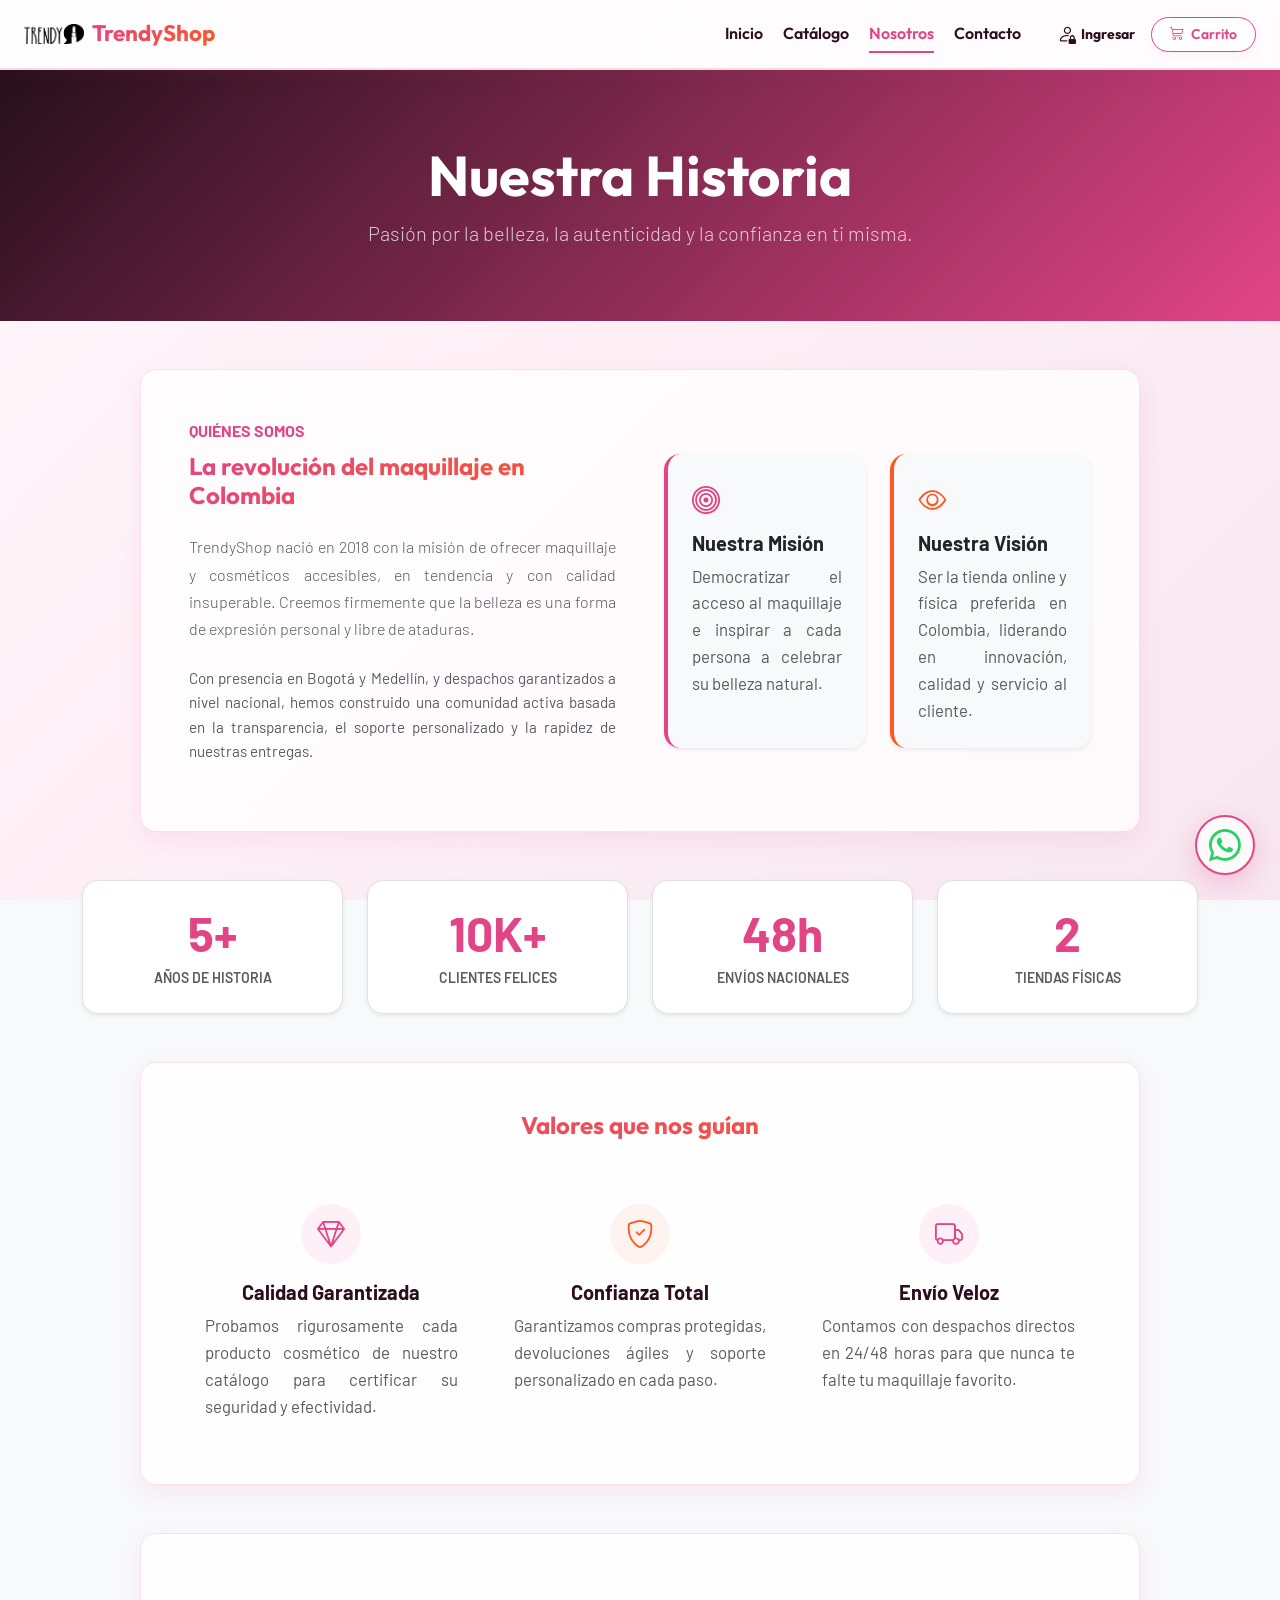
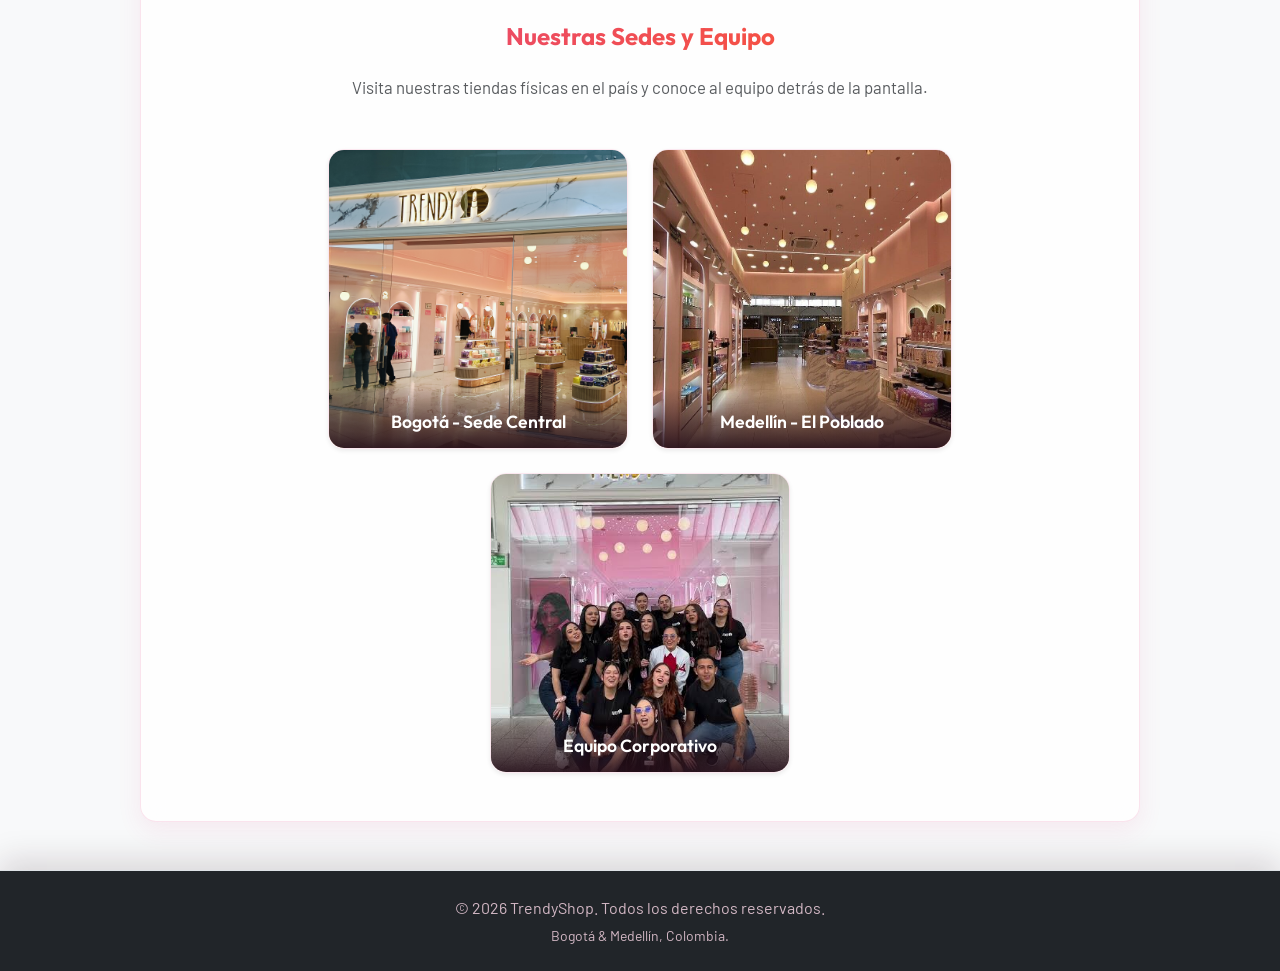
<file: about/index.html>
<!DOCTYPE html>
<html lang="es">
<head>
  <meta charset="UTF-8">
  <title>Quiénes Somos - TrendyShop</title>
  <meta name="viewport" content="width=device-width, initial-scale=1.0">
  <link href="https://cdn.jsdelivr.net/npm/bootstrap@5.3.3/dist/css/bootstrap.min.css" rel="stylesheet">
  <link rel="stylesheet" href="https://cdn.jsdelivr.net/npm/bootstrap-icons@1.11.3/font/bootstrap-icons.min.css">
  <link rel="icon" href="../assets/images/logo.png" type="image/png">
  <link rel="stylesheet" href="../css/style.css">
  <link rel="stylesheet" href="../css/quienes-somos.css">
</head>
<body class="d-flex flex-column min-vh-100 bg-light">
  <header class="navbar">
      <a class="logo d-flex align-items-center gap-2 text-white text-decoration-none" href="../index.html">
          <img src="../assets/images/logo.png" alt="TS" onerror="this.src='https://via.placeholder.com/70?text=TS';">
          <span class="fw-bold" style="font-family: 'Outfit', sans-serif; font-size: 1.4rem;">TrendyShop</span>
      </a>
      <nav class="navEnlaces d-flex align-items-center">
          <a href="../index.html">Inicio</a>
          <a href="../catalogo/index.html">Catálogo</a>
          <a href="quienes-somos.html" class="fw-semibold active text-primary">Nosotros</a>
          <a href="../contactanos/index.html">Contacto</a>
          <a href="../carrito/index.html" class="position-relative ms-3 btn btn-outline-light btn-sm px-3 py-1">
              <i class="bi bi-cart3 me-1"></i> Carrito
              <span id="cart-badge" class="badge bg-danger rounded-pill position-absolute top-0 start-100 translate-middle d-none">0</span>
          </a>
      </nav>
  </header>
  <main class="flex-grow-1">
    <section class="py-5 text-center text-white" style="background: linear-gradient(135deg, #250f1a 0%, #e24585 100%); margin-bottom: 2rem;">
        <div class="container py-4">
            <h1 class="display-4 fw-bold" style="font-family: 'Outfit', sans-serif;">Nuestra Historia</h1>
            <p class="lead mb-0 opacity-75">Pasión por la belleza, la autenticidad y la confianza en ti misma.</p>
        </div>
    </section>

    <div class="container my-5">
      <section class="section p-4 p-md-5 mb-5">
        <div class="row align-items-center g-5">
          <div class="col-lg-6">
            <span class="text-primary fw-bold text-uppercase tracking-wider d-block mb-2">Quiénes Somos</span>
            <h2 class="display-6 fw-bold mb-4 text-start" style="font-family: 'Outfit', sans-serif; color: #250f1a;">La revolución del maquillaje en Colombia</h2>
            <p class="lead text-muted mb-4" style="text-align: justify; font-size: 1rem; line-height: 1.7;">
              TrendyShop nació en 2018 con la misión de ofrecer maquillaje y cosméticos accesibles, en tendencia y con calidad insuperable. 
              Creemos firmemente que la belleza es una forma de expresión personal y libre de ataduras.
            </p>
            <p class="text-muted" style="text-align: justify; font-size: 0.95rem;">
              Con presencia en Bogotá y Medellín, y despachos garantizados a nivel nacional, hemos construido una comunidad activa basada en la transparencia, el soporte personalizado y la rapidez de nuestras entregas.
            </p>
          </div>
          <div class="col-lg-6">
            <div class="row g-4">
              <div class="col-sm-6">
                <div class="p-4 bg-light rounded-4 border-start border-primary border-4 shadow-sm h-100">
                  <div class="text-primary fs-3 mb-2"><i class="bi bi-bullseye"></i></div>
                  <h3 class="h5 fw-bold text-dark">Nuestra Misión</h3>
                  <p class="small text-muted mb-0">Democratizar el acceso al maquillaje e inspirar a cada persona a celebrar su belleza natural.</p>
                </div>
              </div>
              <div class="col-sm-6">
                <div class="p-4 bg-light rounded-4 border-start border-secondary border-4 shadow-sm h-100">
                  <div class="text-secondary fs-3 mb-2"><i class="bi bi-eye"></i></div>
                  <h3 class="h5 fw-bold text-dark">Nuestra Visión</h3>
                  <p class="small text-muted mb-0">Ser la tienda online y física preferida en Colombia, liderando en innovación, calidad y servicio al cliente.</p>
                </div>
              </div>
            </div>
          </div>
        </div>
      </section>
      <section class="row g-4 mb-5 text-center">
        <div class="col-6 col-md-3">
          <div class="bg-white p-4 rounded-4 shadow-sm border h-100">
            <div class="display-5 fw-bold text-primary mb-1">5+</div>
            <div class="text-muted small fw-semibold text-uppercase">Años de Historia</div>
          </div>
        </div>
        <div class="col-6 col-md-3">
          <div class="bg-white p-4 rounded-4 shadow-sm border h-100">
            <div class="display-5 fw-bold text-primary mb-1">10K+</div>
            <div class="text-muted small fw-semibold text-uppercase">Clientes Felices</div>
          </div>
        </div>
        <div class="col-6 col-md-3">
          <div class="bg-white p-4 rounded-4 shadow-sm border h-100">
            <div class="display-5 fw-bold text-primary mb-1">48h</div>
            <div class="text-muted small fw-semibold text-uppercase">Envíos Nacionales</div>
          </div>
        </div>
        <div class="col-6 col-md-3">
          <div class="bg-white p-4 rounded-4 shadow-sm border h-100">
            <div class="display-5 fw-bold text-primary mb-1">2</div>
            <div class="text-muted small fw-semibold text-uppercase">Tiendas Físicas</div>
          </div>
        </div>
      </section>
      <section class="section p-4 p-md-5 mb-5 text-center">
        <h2 class="h2 fw-bold mb-5" style="font-family: 'Outfit', sans-serif; color: #250f1a;">Valores que nos guían</h2>
        <div class="row g-4">
          <div class="col-md-4">
            <div class="p-3">
              <div class="d-inline-flex align-items-center justify-content-center text-primary rounded-circle fs-3 mb-3" style="width: 60px; height: 60px; background-color: #fef0f6;">
                <i class="bi bi-gem"></i>
              </div>
              <h3 class="h5 fw-bold mb-2">Calidad Garantizada</h3>
              <p class="small text-muted mb-0">Probamos rigurosamente cada producto cosmético de nuestro catálogo para certificar su seguridad y efectividad.</p>
            </div>
          </div>
          <div class="col-md-4">
            <div class="p-3">
              <div class="d-inline-flex align-items-center justify-content-center text-secondary rounded-circle fs-3 mb-3" style="width: 60px; height: 60px; background-color: #fff3f0;">
                <i class="bi bi-shield-check"></i>
              </div>
              <h3 class="h5 fw-bold mb-2">Confianza Total</h3>
              <p class="small text-muted mb-0">Garantizamos compras protegidas, devoluciones ágiles y soporte personalizado en cada paso.</p>
            </div>
          </div>
          <div class="col-md-4">
            <div class="p-3">
              <div class="d-inline-flex align-items-center justify-content-center text-primary rounded-circle fs-3 mb-3" style="width: 60px; height: 60px; background-color: #fef0f6;">
                <i class="bi bi-truck"></i>
              </div>
              <h3 class="h5 fw-bold mb-2">Envío Veloz</h3>
              <p class="small text-muted mb-0">Contamos con despachos directos en 24/48 horas para que nunca te falte tu maquillaje favorito.</p>
            </div>
          </div>
        </div>
      </section>
      <section class="section p-4 p-md-5">
        <h2 class="gallery-title h3 fw-bold mb-4" style="font-family: 'Outfit', sans-serif; color: #250f1a;">Nuestras Sedes y Equipo</h2>
        <p class="text-center text-muted mb-5">Visita nuestras tiendas físicas en el país y conoce al equipo detrás de la pantalla.</p>
        
        <div class="gallery d-flex flex-wrap gap-4 justify-content-center">
          <div class="image-card shadow-sm position-relative">
            <img src="../assets/images/TrendyShopBogota.jpg" alt="Tienda TrendyShop Bogotá" class="img-fluid rounded">
            <div class="overlay">Bogotá - Sede Central</div>
          </div>
          <div class="image-card shadow-sm position-relative">
            <img src="../assets/images/TrendyShopMedellin.jpg" alt="Tienda TrendyShop Medellín" class="img-fluid rounded">
            <div class="overlay">Medellín - El Poblado</div>
          </div>
          <div class="image-card shadow-sm position-relative">
            <img src="../assets/images/Equipo.jpg" alt="Equipo TrendyShop" class="img-fluid rounded">
            <div class="overlay">Equipo Corporativo</div>
          </div>
        </div>
      </section>
    </div>
  </main>
  <footer class="bg-dark text-white-50 py-4 mt-auto border-top">
      <div class="container text-center">
          <p class="mb-1">&copy; 2026 TrendyShop. Todos los derechos reservados.</p>
          <p class="small mb-0">Bogotá & Medellín, Colombia.</p>
      </div>
  </footer>
  <script src="https://cdn.jsdelivr.net/npm/bootstrap@5.3.3/dist/js/bootstrap.bundle.min.js"></script>
  <script src="../services/apiService.js"></script>
  <script src="../services/productService.js"></script>
  <script src="../services/cartService.js"></script>
  <script src="../js/carrito.js"></script>
  <script src="../js/ui.js"></script>
</body>
</html>
</file>
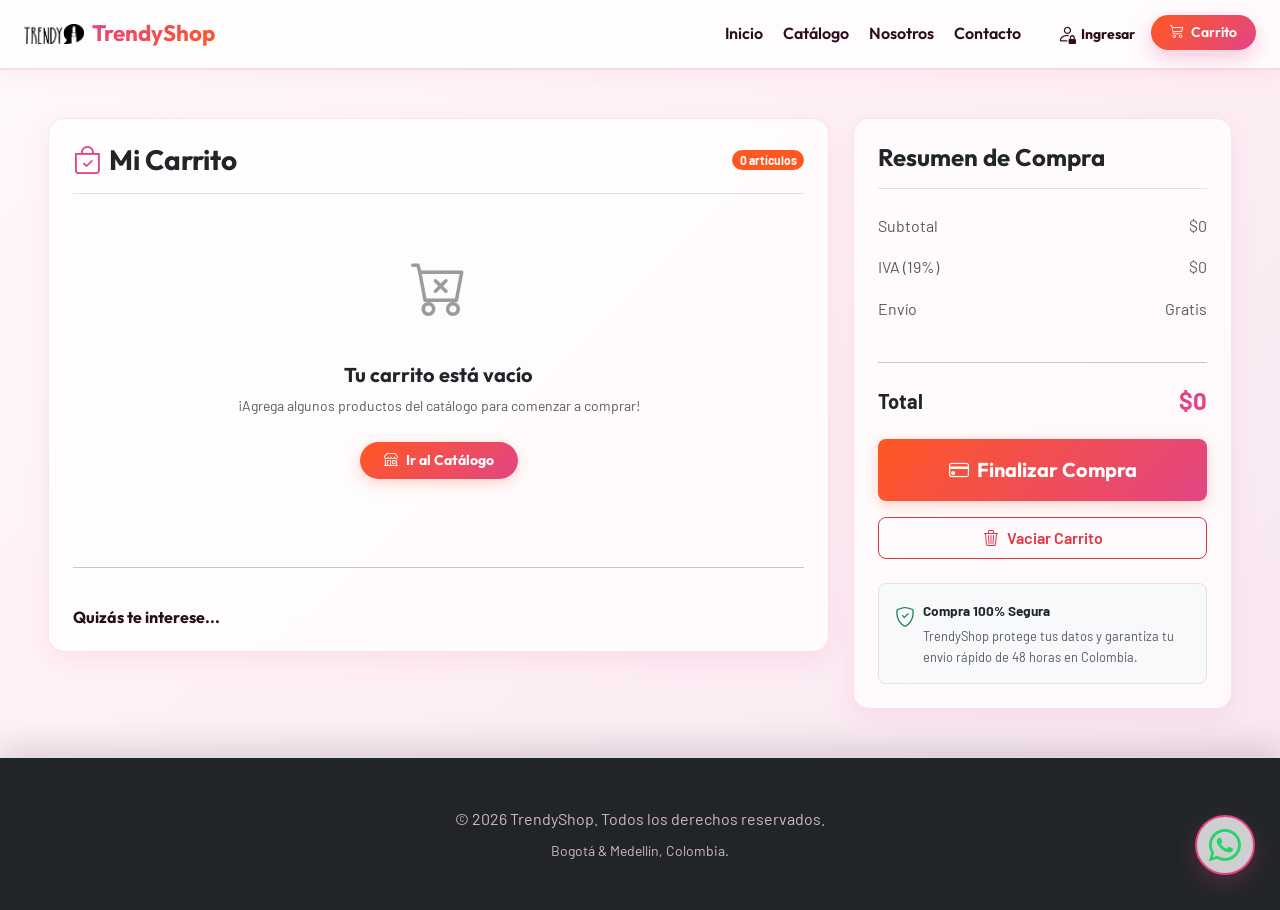
<file: carrito/index.html>
<!DOCTYPE html>
<html lang="es">
<head>
    <meta charset="UTF-8">
    <meta name="viewport" content="width=device-width, initial-scale=1.0">
    <title>Carrito de Compras | TrendyShop</title>
    <link href="https://cdn.jsdelivr.net/npm/bootstrap@5.3.3/dist/css/bootstrap.min.css" rel="stylesheet">
    <link rel="stylesheet" href="https://cdn.jsdelivr.net/npm/bootstrap-icons@1.11.3/font/bootstrap-icons.min.css">
    <link href="https://fonts.googleapis.com/css2?family=Outfit:wght@300;400;500;600;700;800&family=Inter:wght@300;400;500;600;700&display=swap" rel="stylesheet">
    <link rel="icon" href="../assets/images/logo.png" type="image/png">
    <link rel="stylesheet" href="../css/style.css">
    <link rel="stylesheet" href="../css/carrito.css">
</head>
<body class="bg-light d-flex flex-column min-vh-100">
    <header class="navbar">
        <a class="logo d-flex align-items-center gap-2 text-white text-decoration-none" href="../index.html">
            <img src="../assets/images/logo.png" alt="TS" onerror="this.src='https://via.placeholder.com/70?text=TS';">
            <span class="fw-bold" style="font-family: 'Outfit', sans-serif; font-size: 1.4rem;">TrendyShop</span>
        </a>
        <nav class="navEnlaces d-flex align-items-center">
            <a href="../index.html">Inicio</a>
            <a href="../catalogo/index.html">Catálogo</a>
            <a href="../about/index.html">Nosotros</a>
            <a href="../contactanos/index.html">Contacto</a>
            <a href="index.html" class="position-relative ms-3 btn btn-outline-light btn-sm px-3 py-1 active">
                <i class="bi bi-cart3 me-1"></i> Carrito
                <span id="cart-badge" class="badge bg-danger rounded-pill position-absolute top-0 start-100 translate-middle d-none">0</span>
            </a>
        </nav>
    </header>
    <main class="container-fluid px-3 px-lg-5 my-5">
        <div class="row g-4">
            <section class="col-md-8">
                <div class="card border-0 shadow-sm rounded-4 p-4 mb-4">
                    <div class="d-flex justify-content-between align-items-center border-bottom pb-3 mb-4">
                        <h1 class="h3 mb-0" style="font-family: 'Outfit', sans-serif; font-weight: 700;">
                            <i class="bi bi-bag-check text-primary me-2"></i>Mi Carrito
                        </h1>
                        <span class="badge bg-secondary rounded-pill" id="cart-count-header">0 artículos</span>
                    </div>
                    <div id="cart-items" class="d-flex flex-column gap-3">
                        <div class="text-center py-5">
                            <div class="spinner-border text-primary" role="status">
                                <span class="visually-hidden">Cargando carrito...</span>
                            </div>
                        </div>
                    </div>
                </div>
            </section>
            <aside class="col-md-4">
                <div class="card border-0 shadow-sm rounded-4 p-4 sticky-md-top" style="top: 100px; z-index: 10;">
                    <h2 class="h4 border-bottom pb-3 mb-4" style="font-family: 'Outfit', sans-serif; font-weight: 700;">Resumen de Compra</h2>
                    
                    <div class="d-flex justify-content-between mb-3 text-muted">
                        <span>Subtotal</span>
                        <span id="cart-subtotal">$0</span>
                    </div>
                    <div class="d-flex justify-content-between mb-3 text-success d-none" id="discount-row">
                        <span>Descuento Club (10%)</span>
                        <span id="cart-discount">-$0</span>
                    </div>
                    <div class="d-flex justify-content-between mb-3 text-muted">
                        <span>IVA (19%)</span>
                        <span id="cart-tax">$0</span>
                    </div>
                    <div class="d-flex justify-content-between mb-3 text-muted">
                        <span>Envío</span>
                        <span id="cart-shipping">$0</span>
                    </div>
                    <hr class="my-4">
                    <div class="d-flex justify-content-between align-items-center mb-4">
                        <span class="h5 mb-0 fw-bold">Total</span>
                        <span class="h4 mb-0 fw-extrabold text-primary fw-bold" id="cart-total">$0</span>
                    </div>
                    <button class="btn btn-primary btn-lg w-100 rounded-3 mb-3 py-3 fw-bold shadow-sm" id="btn-checkout">
                        <i class="bi bi-credit-card me-2"></i>Finalizar Compra
                    </button>
                    <button class="btn btn-outline-danger w-100 rounded-3 py-2 fw-semibold" id="clear-cart">
                        <i class="bi bi-trash3 me-2"></i>Vaciar Carrito
                    </button>
                    <div class="mt-4 p-3 bg-light rounded-3 d-flex align-items-start gap-2 fs-7 text-muted border">
                        <i class="bi bi-shield-check text-success fs-5"></i>
                        <div>
                            <span class="fw-bold d-block text-dark mb-1" style="font-size: 0.85rem;">Compra 100% Segura</span>
                            <span style="font-size: 0.8rem; display: block;">TrendyShop protege tus datos y garantiza tu envío rápido de 48 horas en Colombia.</span>
                        </div>
                    </div>
                </div>
            </aside>

        </div>
    </main>
    <footer class="bg-dark text-white-50 py-5 mt-auto border-top">
        <div class="container text-center">
            <p class="mb-2">&copy; 2026 TrendyShop. Todos los derechos reservados.</p>
            <p class="small mb-0">Bogotá & Medellín, Colombia.</p>
        </div>
    </footer>
    
    <script src="https://cdn.jsdelivr.net/npm/bootstrap@5.3.3/dist/js/bootstrap.bundle.min.js"></script>
    <script src="../services/apiService.js"></script>
    <script src="../services/productService.js"></script>
    <script src="../services/cartService.js"></script>
    <script src="../js/carrito.js"></script>
    <script src="../js/ui.js"></script>
    <script src="../js/app.js"></script>

</body>
</html>
</file>
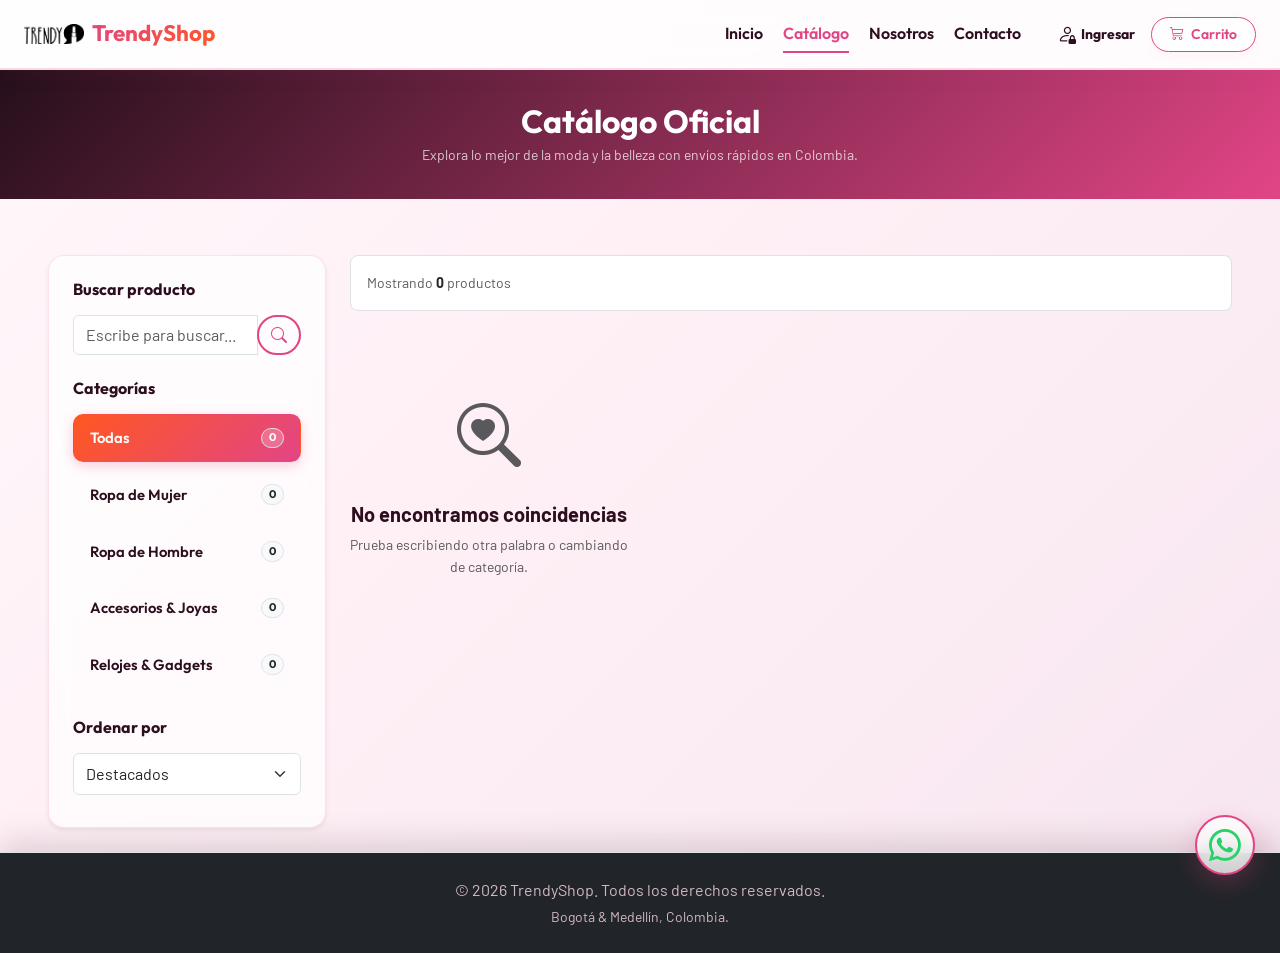
<file: catalogo/index.html>
<!DOCTYPE html>
<html lang="es">
<head>
  <meta charset="UTF-8">
  <title>Catálogo de Productos | TrendyShop</title>
  <meta name="viewport" content="width=device-width, initial-scale=1.0">
  <link href="https://cdn.jsdelivr.net/npm/bootstrap@5.3.3/dist/css/bootstrap.min.css" rel="stylesheet">
  <link rel="stylesheet" href="https://cdn.jsdelivr.net/npm/bootstrap-icons@1.11.3/font/bootstrap-icons.min.css">
  <link href="https://fonts.googleapis.com/css2?family=Outfit:wght@300;400;500;600;700;800&family=Barlow:wght@300;400;500;600;700;800&display=swap" rel="stylesheet">
  <link rel="icon" href="../assets/images/logo.png" type="image/png">
  <link rel="stylesheet" href="../css/style.css">
  <link rel="stylesheet" href="../css/catalogo.css">
</head>
<body class="d-flex flex-column min-vh-100 bg-light">
  <header class="navbar">
      <a class="logo d-flex align-items-center gap-2 text-white text-decoration-none" href="../index.html">
          <img src="../assets/images/logo.png" alt="TS" onerror="this.src='https://via.placeholder.com/70?text=TS';">
          <span class="fw-bold" style="font-family: 'Outfit', sans-serif; font-size: 1.4rem;">TrendyShop</span>
      </a>
      <nav class="navEnlaces d-flex align-items-center">
          <a href="../index.html">Inicio</a>
          <a href="index.html" class="fw-semibold active text-primary">Catálogo</a>
          <a href="../about/index.html">Nosotros</a>
          <a href="../contactanos/index.html">Contacto</a>
          <a href="../carrito/index.html" class="position-relative ms-3 btn btn-outline-light btn-sm px-3 py-1">
              <i class="bi bi-cart3 me-1"></i> Carrito
              <span id="cart-badge" class="badge bg-danger rounded-pill position-absolute top-0 start-100 translate-middle d-none">0</span>
          </a>
      </nav>
  </header>

  <section class="py-4 text-center text-white" style="background: linear-gradient(135deg, #250f1a 0%, #e24585 100%); margin-bottom: 2rem;">
      <div class="container py-2">
          <h1 class="h2 fw-bold mb-1" style="font-family: 'Outfit', sans-serif;">Catálogo Oficial</h1>
          <p class="small mb-0 opacity-75">Explora lo mejor de la moda y la belleza con envíos rápidos en Colombia.</p>
      </div>
  </section>

  <main class="container-fluid px-3 px-lg-5 my-4 flex-grow-1">
    <div class="row g-4">
      
      <aside class="col-lg-3">
        <div class="d-lg-none mb-3">
          <button class="btn btn-primary w-100 d-flex justify-content-between align-items-center" type="button" data-bs-toggle="collapse" data-bs-target="#filtersCollapse" aria-expanded="false" aria-controls="filtersCollapse">
            <span><i class="bi bi-funnel-fill me-2"></i>Filtros y Búsqueda</span>
            <i class="bi bi-chevron-down"></i>
          </button>
        </div>

        <div class="collapse d-lg-block" id="filtersCollapse">
          <div class="filter-sidebar p-4 shadow-sm">
            
            <div class="mb-4">
              <h4 class="h6 fw-bold mb-3" style="font-family: 'Outfit', sans-serif;">Buscar producto</h4>
              <div class="input-group">
                <input type="text" id="search-input" class="form-control" placeholder="Escribe para buscar...">
                <button class="btn btn-outline-primary" type="button" id="search-btn">
                  <i class="bi bi-search"></i>
                </button>
              </div>
            </div>

            <div class="mb-4">
              <h4 class="h6 fw-bold mb-3" style="font-family: 'Outfit', sans-serif;">Categorías</h4>
              <div class="d-flex flex-column gap-1" id="categories-list">
                <a class="category-link active" data-category="">
                  <span>Todas</span>
                  <span class="badge bg-light text-dark rounded-pill border" id="count-all">0</span>
                </a>
                <a class="category-link" data-category="women's clothing">
                  <span>Ropa de Mujer</span>
                  <span class="badge bg-light text-dark rounded-pill border" id="count-womens">0</span>
                </a>
                <a class="category-link" data-category="men's clothing">
                  <span>Ropa de Hombre</span>
                  <span class="badge bg-light text-dark rounded-pill border" id="count-mens">0</span>
                </a>
                <a class="category-link" data-category="jewelery">
                  <span>Accesorios & Joyas</span>
                  <span class="badge bg-light text-dark rounded-pill border" id="count-jewelery">0</span>
                </a>
                <a class="category-link" data-category="electronics">
                  <span>Relojes & Gadgets</span>
                  <span class="badge bg-light text-dark rounded-pill border" id="count-electronics">0</span>
                </a>
              </div>
            </div>

            <div class="mb-2">
              <h4 class="h6 fw-bold mb-3" style="font-family: 'Outfit', sans-serif;">Ordenar por</h4>
              <select id="sort-select" class="form-select py-2">
                <option value="">Destacados</option>
                <option value="price-asc">Precio: de menor a mayor</option>
                <option value="price-desc">Precio: de mayor a menor</option>
                <option value="rating">Mejor Valorados</option>
                <option value="name-asc">Nombre: A - Z</option>
              </select>
            </div>

          </div>
        </div>
      </aside>

      <section class="col-lg-9">
        
        <div class="d-flex justify-content-between align-items-center mb-4 bg-white p-3 rounded-3 shadow-xs border">
          <div class="text-muted small">
            Mostrando <span id="results-count" class="fw-bold text-dark">0</span> productos
          </div>
          <div class="d-none d-md-block">
            
          </div>
        </div>

        <div id="catalog-container">
          <div class="row row-cols-1 row-cols-sm-2 row-cols-md-3 g-4" id="product-grid">
            <!-- Cargado mediante JS -->
          </div>
        </div>

      </section>

    </div>
  </main>

  <footer class="bg-dark text-white-50 py-4 mt-auto border-top">
      <div class="container text-center">
          <p class="mb-1">&copy; 2026 TrendyShop. Todos los derechos reservados.</p>
          <p class="small mb-0">Bogotá & Medellín, Colombia.</p>
      </div>
  </footer>

  <script src="https://cdn.jsdelivr.net/npm/bootstrap@5.3.3/dist/js/bootstrap.bundle.min.js"></script>
  <script src="../services/apiService.js"></script>
  <script src="../services/productService.js"></script>
  <script src="../services/cartService.js"></script>
  <script src="../js/carrito.js"></script>
  <script src="../js/ui.js"></script>
  <script src="../js/catalogo.js"></script>
</body>
</html>
</file>
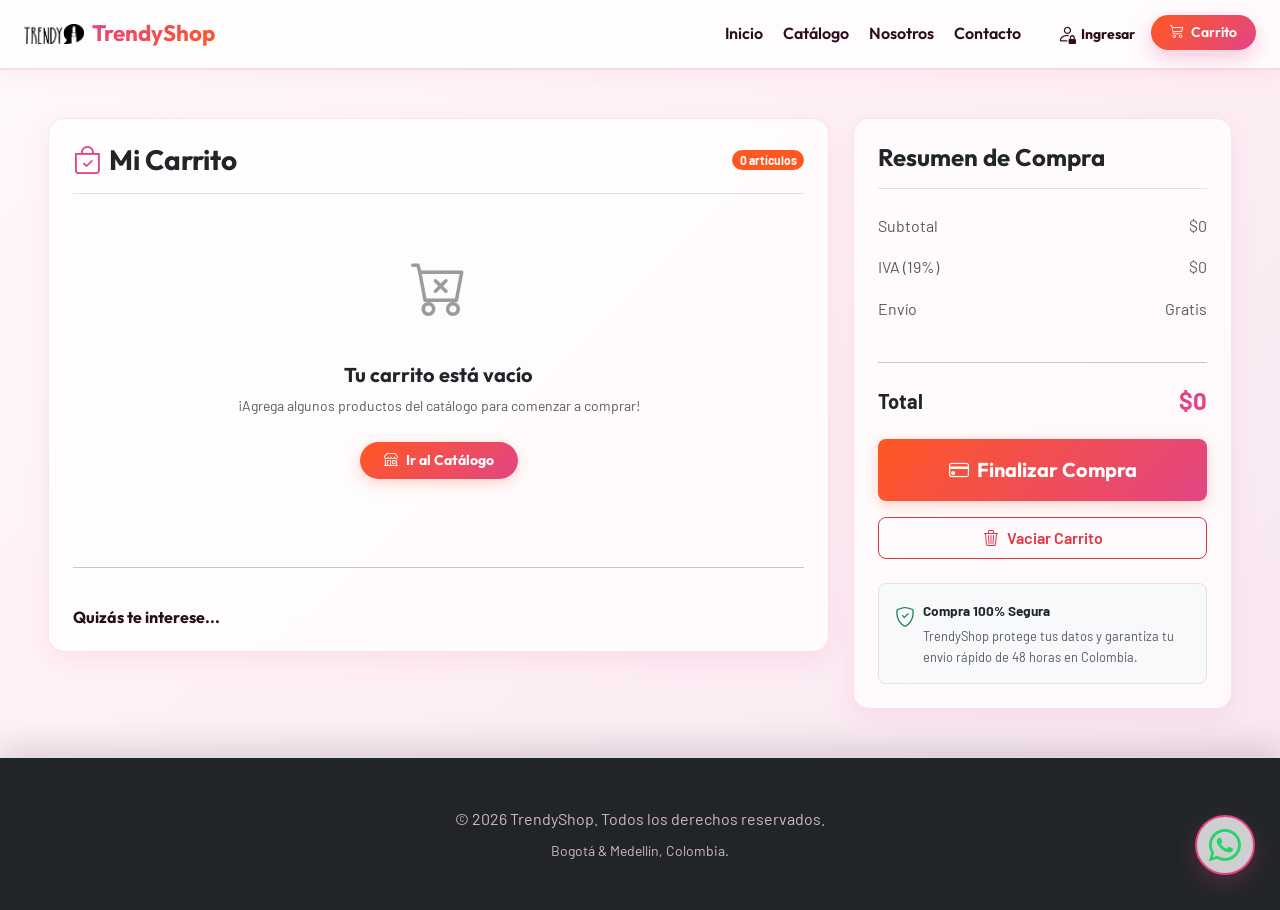
<file: checkout/index.html>
<!DOCTYPE html>
<html lang="es">
<head>
  <meta charset="UTF-8">
  <title>Finalizar Compra | TrendyShop</title>
  <meta name="viewport" content="width=device-width, initial-scale=1.0">
  <link href="https://cdn.jsdelivr.net/npm/bootstrap@5.3.3/dist/css/bootstrap.min.css" rel="stylesheet">
  <link rel="stylesheet" href="https://cdn.jsdelivr.net/npm/bootstrap-icons@1.11.3/font/bootstrap-icons.min.css">
  <link href="https://fonts.googleapis.com/css2?family=Outfit:wght@300;400;500;600;700;800&family=Barlow:wght@300;400;500;600;700;800&display=swap" rel="stylesheet">
  <link rel="icon" href="../assets/images/logo.png" type="image/png">
  <link rel="stylesheet" href="../css/style.css">
  <link rel="stylesheet" href="../css/checkout.css">
</head>
<body class="d-flex flex-column min-vh-100 bg-light">

  <header class="navbar">
      <a class="logo d-flex align-items-center gap-2 text-white text-decoration-none" href="../index.html">
          <img src="../assets/images/logo.png" alt="TS" onerror="this.src='https://via.placeholder.com/70?text=TS';">
          <span class="fw-bold" style="font-family: 'Outfit', sans-serif; font-size: 1.4rem;">TrendyShop</span>
      </a>
      <nav class="navEnlaces d-flex align-items-center">
          <a href="../index.html">Inicio</a>
          <a href="../catalogo/index.html">Catálogo</a>
          <a href="../about/quienes-somos.html">Nosotros</a>
          <a href="../contactanos/index.html">Contacto</a>
          <a href="../carrito/index.html" class="position-relative ms-3 btn btn-outline-light btn-sm px-3 py-1">
              <i class="bi bi-cart3 me-1"></i> Carrito
              <span id="cart-badge" class="badge bg-danger rounded-pill position-absolute top-0 start-100 translate-middle d-none">0</span>
          </a>
      </nav>
  </header>

  <main class="container-fluid px-3 px-lg-5 my-5 flex-grow-1 position-relative">
    
    <div id="processing-loader" class="d-none position-fixed top-0 start-0 w-100 h-100 bg-white bg-opacity-75 d-flex flex-column align-items-center justify-content-center" style="z-index: 1060;">
      <div class="spinner-border text-primary mb-3" style="width: 3.5rem; height: 3.5rem;" role="status">
        <span class="visually-hidden">Procesando...</span>
      </div>
      <h3 class="h5 fw-bold text-dark" style="font-family: 'Outfit', sans-serif;">Verificando tu transacción...</h3>
      <p class="text-muted small">Por favor, no recargues la página.</p>
    </div>

    <div id="success-view" class="d-none container text-center py-5">
      <div class="card checkout-card mx-auto p-4 p-md-5 border-0 shadow" style="max-width: 550px;">
        <div class="d-inline-flex align-items-center justify-content-center bg-success text-white rounded-circle mb-4" style="width: 70px; height: 70px; font-size: 2rem; box-shadow: 0 4px 15px rgba(40, 167, 69, 0.3);">
          <i class="bi bi-check-lg"></i>
        </div>
        <h2 class="h3 fw-bold mb-2" style="font-family: 'Outfit', sans-serif; color: #250f1a;">¡Gracias por tu compra!</h2>
        <p class="text-muted mb-4">Tu pedido ha sido procesado de forma segura.</p>
        
        <div class="p-3 bg-light rounded-3 text-start border mb-4">
          <div class="d-flex justify-content-between mb-2">
            <span class="text-muted small">Número de Orden</span>
            <span id="order-number" class="fw-bold small text-dark">#TS-12345</span>
          </div>
          <div class="d-flex justify-content-between mb-2">
            <span class="text-muted small">Dirección de Entrega</span>
            <span id="order-address" class="fw-semibold small text-dark">Calle 123</span>
          </div>
          <div class="d-flex justify-content-between mb-2">
            <span class="text-muted small">Destinatario</span>
            <span id="order-name" class="fw-semibold small text-dark">Juan Pérez</span>
          </div>
          <div class="d-flex justify-content-between">
            <span class="text-muted small">Entrega Estimada</span>
            <span class="fw-bold small text-primary">En 24/48 Horas</span>
          </div>
        </div>

        <a href="../catalogo/index.html" class="btn btn-primary rounded-pill px-4 py-3 fw-bold w-100 shadow-sm">
          Seguir Comprando
        </a>
      </div>
    </div>

    <div id="checkout-content" class="row g-4">
      
      <section class="col-lg-8">
        <form id="checkoutForm">
          
          <div class="card checkout-card p-4 border-0 shadow-sm mb-4">
            <h2 class="h4 fw-bold mb-4" style="font-family: 'Outfit', sans-serif;"><i class="bi bi-geo-alt text-primary me-2"></i>1. Información de Envío</h2>
            
            <div class="row g-3">
              <div class="col-md-6">
                <label for="fullName" class="form-label fw-semibold">Nombre Completo</label>
                <input type="text" id="fullName" class="form-control" placeholder="Escribe tu nombre y apellido" required>
              </div>
              <div class="col-md-6">
                <label for="email" class="form-label fw-semibold">Correo electrónico</label>
                <input type="email" id="email" class="form-control" placeholder="ejemplo@correo.com" required>
              </div>
              <div class="col-md-6">
                <label for="phone" class="form-label fw-semibold">Teléfono Celular</label>
                <input type="tel" id="phone" class="form-control" placeholder="Ej: 3001234567" required>
              </div>
              <div class="col-md-6">
                <label for="city" class="form-label fw-semibold">Ciudad / Departamento</label>
                <input type="text" id="city" class="form-control" placeholder="Ej: Medellín, Antioquia" required>
              </div>
              <div class="col-12">
                <label for="address" class="form-label fw-semibold">Dirección de Residencia</label>
                <input type="text" id="address" class="form-control" placeholder="Ej: Calle 50 #12-34 Apto 101" required>
              </div>
            </div>
          </div>

          <div class="card checkout-card p-4 border-0 shadow-sm mb-4">
            <h2 class="h4 fw-bold mb-4" style="font-family: 'Outfit', sans-serif;"><i class="bi bi-credit-card text-primary me-2"></i>2. Método de Pago</h2>
            
            <div class="row g-2 mb-4">
              <div class="col-md-4">
                <input type="radio" class="btn-check" name="paymentMethod" id="pay-card" value="card" checked>
                <label class="btn btn-outline-secondary w-100 py-3 d-flex flex-column align-items-center gap-1" for="pay-card">
                  <i class="bi bi-credit-card-2-front fs-4"></i>
                  <span class="small fw-bold">Tarjeta de Crédito</span>
                </label>
              </div>
              <div class="col-md-4">
                <input type="radio" class="btn-check" name="paymentMethod" id="pay-pse" value="pse">
                <label class="btn btn-outline-secondary w-100 py-3 d-flex flex-column align-items-center gap-1" for="pay-pse">
                  <i class="bi bi-bank fs-4"></i>
                  <span class="small fw-bold">PSE</span>
                </label>
              </div>
              <div class="col-md-4">
                <input type="radio" class="btn-check" name="paymentMethod" id="pay-delivery" value="delivery">
                <label class="btn btn-outline-secondary w-100 py-3 d-flex flex-column align-items-center gap-1" for="pay-delivery">
                  <i class="bi bi-cash-stack fs-4"></i>
                  <span class="small fw-bold">Contra Entrega</span>
                </label>
              </div>
            </div>

            <div id="form-pay-card" class="payment-fields">
              <div class="row g-3">
                <div class="col-12">
                  <label for="cardName" class="form-label fw-semibold">Nombre en la Tarjeta</label>
                  <input type="text" id="cardName" class="form-control" placeholder="Como aparece en la tarjeta">
                </div>
                <div class="col-md-6">
                  <label for="cardNumber" class="form-label fw-semibold">Número de Tarjeta</label>
                  <input type="text" id="cardNumber" class="form-control" placeholder="XXXX XXXX XXXX XXXX" maxlength="19">
                </div>
                <div class="col-md-3">
                  <label for="cardExpiry" class="form-label fw-semibold">Vencimiento</label>
                  <input type="text" id="cardExpiry" class="form-control" placeholder="MM/AA" maxlength="5">
                </div>
                <div class="col-md-3">
                  <label for="cardCvv" class="form-label fw-semibold">CVV</label>
                  <input type="password" id="cardCvv" class="form-control" placeholder="XXX" maxlength="4">
                </div>
              </div>
            </div>

            <div id="form-pay-pse" class="payment-fields d-none">
              <div class="row g-3">
                <div class="col-md-6">
                  <label for="pseBank" class="form-label fw-semibold">Selecciona tu Banco</label>
                  <select id="pseBank" class="form-select">
                    <option value="">-- Elige un Banco --</option>
                    <option value="bancolombia">Bancolombia</option>
                    <option value="davivienda">Davivienda</option>
                    <option value="bogota">Banco de Bogotá</option>
                    <option value="nequi">Nequi</option>
                    <option value="daviplata">Daviplata</option>
                  </select>
                </div>
                <div class="col-md-6">
                  <label for="pseDoc" class="form-label fw-semibold">Documento de Identidad</label>
                  <input type="text" id="pseDoc" class="form-control" placeholder="Cédula de Ciudadanía">
                </div>
              </div>
            </div>

            <div id="form-pay-delivery" class="payment-fields d-none">
              <div class="p-3 bg-light rounded-3 border">
                <p class="mb-0 text-muted small"><i class="bi bi-info-circle text-primary me-2"></i>Paga en efectivo al transportador al momento de recibir tus artículos de belleza en la puerta de tu hogar.</p>
              </div>
            </div>

          </div>

          <button type="submit" id="btn-submit-order" class="btn btn-primary btn-lg w-100 py-3 fw-bold rounded-3 shadow-sm mb-4">
            Confirmar y Finalizar Pedido
          </button>
        </form>
      </section>

      <aside class="col-lg-4">
        <div class="card checkout-card p-4 border-0 shadow-sm sticky-lg-top" style="top: 100px; z-index: 10;">
          <h3 class="h5 border-bottom pb-3 mb-4" style="font-family: 'Outfit', sans-serif; font-weight: 700;">Resumen del Pedido</h3>
          
          <div id="checkout-items-list" class="d-flex flex-column gap-3 mb-4" style="max-height: 250px; overflow-y: auto; padding-right: 5px;">
          </div>

          <hr class="my-4">

          <div class="d-flex justify-content-between mb-2 text-muted small">
            <span>Subtotal</span>
            <span id="summary-subtotal">$0</span>
          </div>
          <div class="d-flex justify-content-between mb-2 text-success d-none" id="summary-discount-row">
            <span>Descuento Club (10%)</span>
            <span id="summary-discount">-$0</span>
          </div>
          <div class="d-flex justify-content-between mb-2 text-muted small">
            <span>IVA (19%)</span>
            <span id="summary-tax">$0</span>
          </div>
          <div class="d-flex justify-content-between mb-3 text-muted small">
            <span>Envío</span>
            <span id="summary-shipping">$0</span>
          </div>
          <hr class="my-3">
          <div class="d-flex justify-content-between align-items-center mb-4">
            <span class="h6 mb-0 fw-bold">Total a Pagar</span>
            <span class="h4 mb-0 fw-extrabold text-primary fw-bold" id="summary-total">$0</span>
          </div>

          <div class="p-3 bg-light rounded-3 d-flex align-items-start gap-2 fs-7 text-muted border">
            <i class="bi bi-shield-lock-fill text-success fs-5"></i>
            <div>
              <span class="fw-bold d-block text-dark mb-1" style="font-size: 0.85rem;">Pago 100% Protegido</span>
              <span style="font-size: 0.8rem; display: block;">TrendyShop procesa de forma segura tu compra utilizando encriptación SSL estándar.</span>
            </div>
          </div>
        </div>
      </aside>

    </div>
  </main>

  <footer class="bg-dark text-white-50 py-4 mt-auto border-top">
      <div class="container text-center">
          <p class="mb-1">&copy; 2026 TrendyShop. Todos los derechos reservados.</p>
          <p class="small mb-0">Bogotá & Medellín, Colombia.</p>
      </div>
  </footer>

  <script src="https://cdn.jsdelivr.net/npm/bootstrap@5.3.3/dist/js/bootstrap.bundle.min.js"></script>
  <script src="../services/apiService.js"></script>
  <script src="../services/productService.js"></script>
  <script src="../services/cartService.js"></script>
  <script src="../js/carrito.js"></script>
  <script src="../js/ui.js"></script>
  <script src="../js/checkout.js"></script>
</body>
</html>
</file>
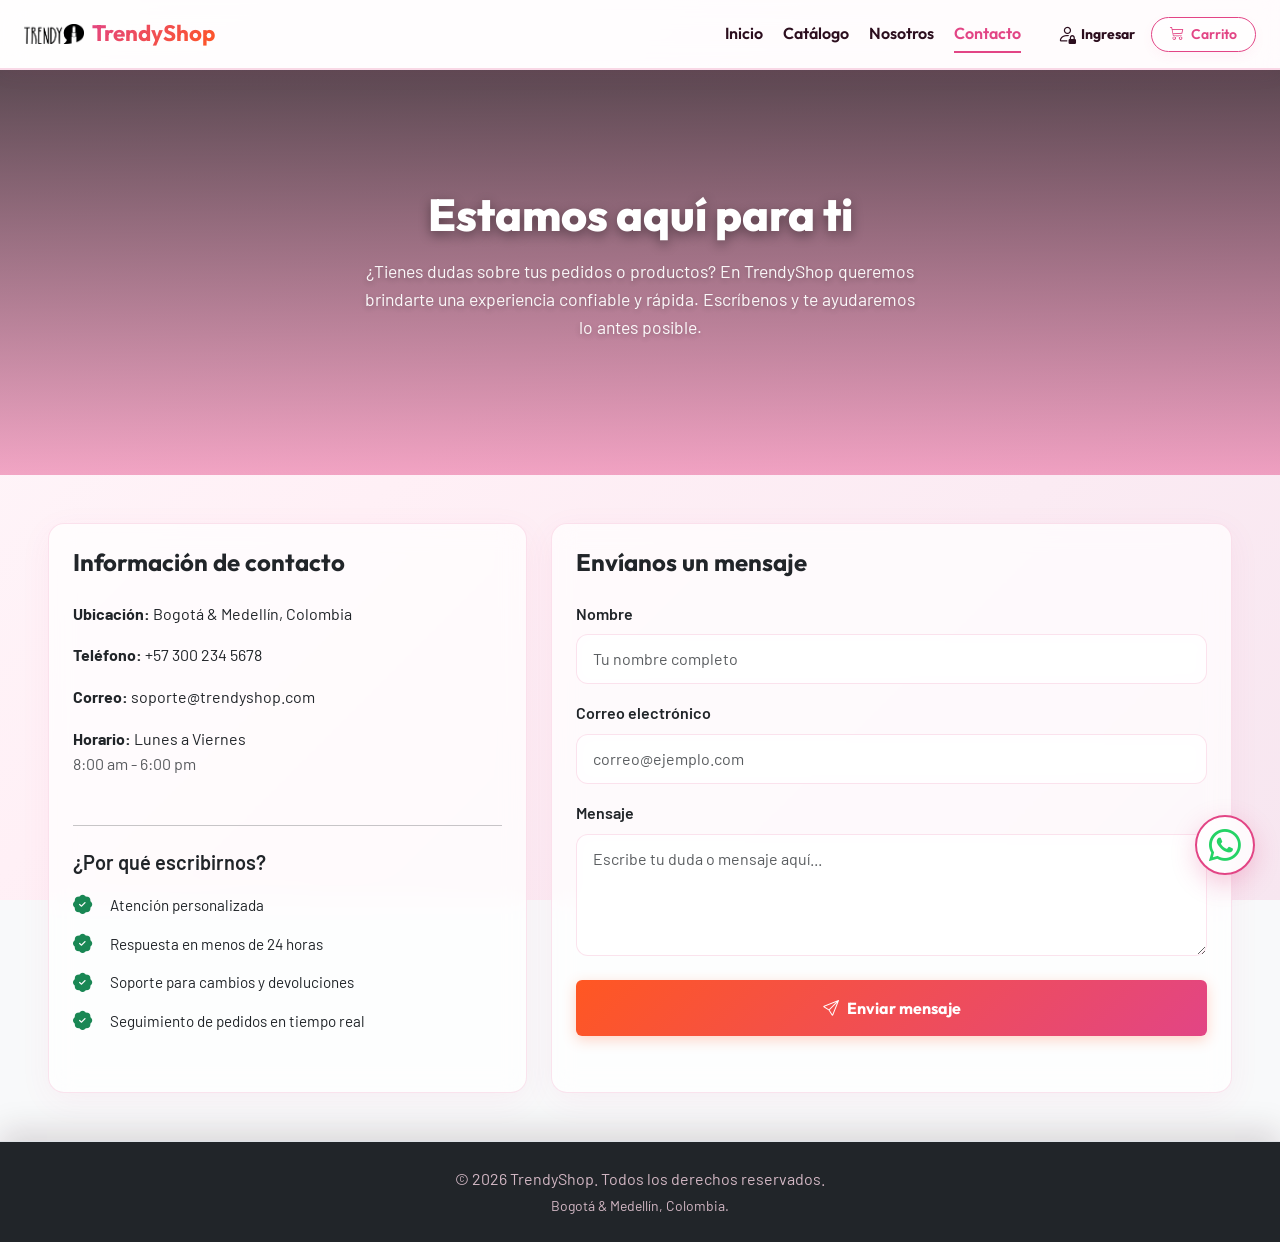
<file: contactanos/index.html>
<!DOCTYPE html>
<html lang="es">
<head>
  <meta charset="UTF-8">
  <title>Contáctanos - TrendyShop</title>
  <meta name="viewport" content="width=device-width, initial-scale=1.0">
  <link href="https://cdn.jsdelivr.net/npm/bootstrap@5.3.3/dist/css/bootstrap.min.css" rel="stylesheet">
  <link rel="stylesheet" href="https://cdn.jsdelivr.net/npm/bootstrap-icons@1.11.3/font/bootstrap-icons.min.css">
  <link rel="icon" href="../assets/images/logo.png" type="image/png">
  <link rel="stylesheet" href="../css/style.css">
  <link rel="stylesheet" href="../css/contacto.css">
</head>
<body class="d-flex flex-column min-vh-100 bg-light">
  <header class="navbar">
      <a class="logo d-flex align-items-center gap-2 text-white text-decoration-none" href="../index.html">
          <img src="../assets/images/logo.png" alt="TS" onerror="this.src='https://via.placeholder.com/70?text=TS';">
          <span class="fw-bold" style="font-family: 'Outfit', sans-serif; font-size: 1.4rem;">TrendyShop</span>
      </a>
      <nav class="navEnlaces d-flex align-items-center">
          <a href="../index.html">Inicio</a>
          <a href="../catalogo/index.html">Catálogo</a>
          <a href="../about/index.html">Nosotros</a>
          <a href="index.html" class="fw-semibold active text-primary">Contacto</a>
          <a href="../carrito/index.html" class="position-relative ms-3 btn btn-outline-light btn-sm px-3 py-1">
              <i class="bi bi-cart3 me-1"></i> Carrito
              <span id="cart-badge" class="badge bg-danger rounded-pill position-absolute top-0 start-100 translate-middle d-none">0</span>
          </a>
      </nav>
  </header>
  <section class="hero-contacto">
    <div class="contenido-hero">
      <h1>Estamos aquí para ti</h1>
      <p>
        ¿Tienes dudas sobre tus pedidos o productos?  
        En TrendyShop queremos brindarte una experiencia confiable y rápida.  
        Escríbenos y te ayudaremos lo antes posible.
      </p>
    </div>
  </section>
  <main class="container-fluid px-3 px-lg-5 my-5 flex-grow-1">
    <div class="row g-4">

      <section class="col-md-5">
        <div class="card p-4 shadow-sm h-100 border-0">
          <h4 class="fw-bold mb-4" style="font-family: 'Outfit', sans-serif;">Información de contacto</h4>
          <p class="mb-3"><strong>Ubicación:</strong> Bogotá & Medellín, Colombia</p>
          <p class="mb-3"><strong>Teléfono:</strong> +57 300 234 5678</p>
          <p class="mb-3"><strong>Correo:</strong> soporte@trendyshop.com</p>
          <p class="mb-4"><strong>Horario:</strong> Lunes a Viernes<br><span class="text-muted">8:00 am - 6:00 pm</span></p>

          <hr class="my-4">

          <h5 class="fw-semibold mb-3">¿Por qué escribirnos?</h5>
          <ul class="list-unstyled">
            <li class="mb-2"><i class="bi bi-patch-check-fill text-success me-2"></i>Atención personalizada</li>
            <li class="mb-2"><i class="bi bi-patch-check-fill text-success me-2"></i>Respuesta en menos de 24 horas</li>
            <li class="mb-2"><i class="bi bi-patch-check-fill text-success me-2"></i>Soporte para cambios y devoluciones</li>
            <li class="mb-2"><i class="bi bi-patch-check-fill text-success me-2"></i>Seguimiento de pedidos en tiempo real</li>
          </ul>
        </div>
      </section>
      <section class="col-md-7">
        <div class="card p-4 shadow-sm border-0">
          <h4 class="fw-bold mb-4" style="font-family: 'Outfit', sans-serif;">Envíanos un mensaje</h4>

          <form id="formContacto" action="https://formspree.io/f/mojzgnjy" method="POST">
            <div class="mb-3">
              <label class="form-label fw-semibold">Nombre</label>
              <input type="text" id="nombre" name="nombre" class="form-control py-2" placeholder="Tu nombre completo">
            </div>

            <div class="mb-3">
              <label class="form-label fw-semibold">Correo electrónico</label>
              <input type="email" id="email" name="email" class="form-control py-2" placeholder="correo@ejemplo.com">
            </div>

            <div class="mb-3">
              <label class="form-label fw-semibold">Mensaje</label>
              <textarea id="mensaje" name="mensaje" class="form-control py-2" rows="4" placeholder="Escribe tu duda o mensaje aquí..."></textarea>
            </div>

            <button type="submit" class="btn btn-primary w-100 py-3 fw-bold mt-2 shadow-sm">
              <i class="bi bi-send me-2"></i>Enviar mensaje
            </button>
          </form>

          <p id="respuesta" class="mt-3 fw-semibold text-center"></p>
        </div>
      </section>

    </div>
  </main>

  <footer class="bg-dark text-white-50 py-4 mt-auto border-top">
      <div class="container text-center">
          <p class="mb-1">&copy; 2026 TrendyShop. Todos los derechos reservados.</p>
          <p class="small mb-0">Bogotá & Medellín, Colombia.</p>
      </div>
  </footer>
  <script src="https://cdn.jsdelivr.net/npm/bootstrap@5.3.3/dist/js/bootstrap.bundle.min.js"></script>
  <script src="../services/apiService.js"></script>
  <script src="../services/productService.js"></script>
  <script src="../services/cartService.js"></script>
  <script src="../js/carrito.js"></script>
  <script src="../js/ui.js"></script>
  

  <script src="../js/contactanos.js"></script>

</body>
</html>
</file>
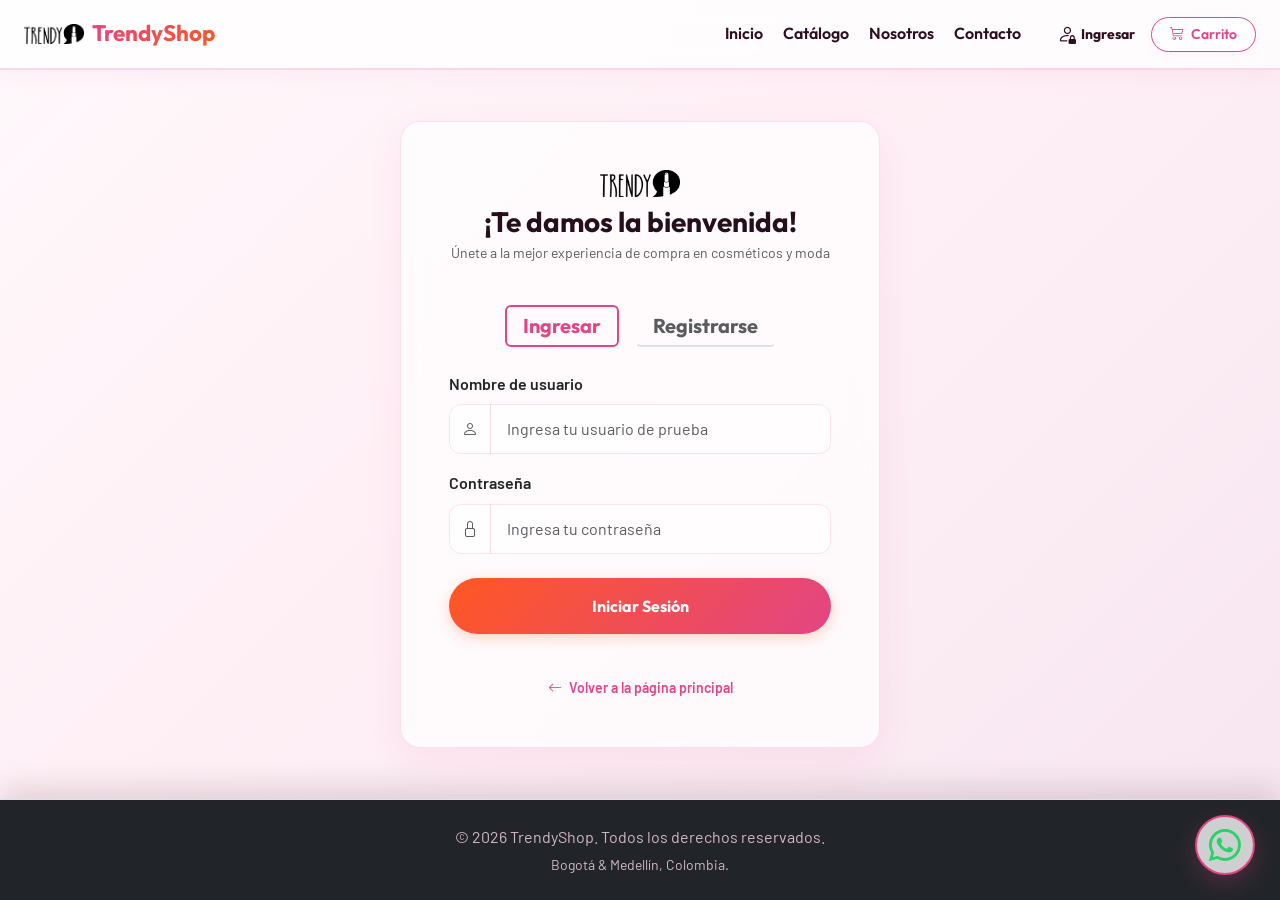
<file: login/index.html>
<!DOCTYPE html>
<html lang="es">
<head>
  <meta charset="UTF-8">
  <title>Iniciar Sesión / Registro | TrendyShop</title>
  <meta name="viewport" content="width=device-width, initial-scale=1.0">
  <link href="https://cdn.jsdelivr.net/npm/bootstrap@5.3.3/dist/css/bootstrap.min.css" rel="stylesheet">
  <link rel="stylesheet" href="https://cdn.jsdelivr.net/npm/bootstrap-icons@1.11.3/font/bootstrap-icons.min.css">
  <link href="https://fonts.googleapis.com/css2?family=Outfit:wght@300;400;500;600;700;800&family=Barlow:wght@300;400;500;600;700;800&display=swap" rel="stylesheet">
  <link rel="icon" href="../assets/images/logo.png" type="image/png">
  <link rel="stylesheet" href="../css/style.css">
  <link rel="stylesheet" href="../css/login.css">
</head>
<body class="d-flex flex-column min-vh-100 bg-light">
  
  <header class="navbar">
      <a class="logo d-flex align-items-center gap-2 text-white text-decoration-none" href="../index.html">
          <img src="../assets/images/logo.png" alt="TS" onerror="this.src='https://via.placeholder.com/70?text=TS';">
          <span class="fw-bold" style="font-family: 'Outfit', sans-serif; font-size: 1.4rem;">TrendyShop</span>
      </a>
      <nav class="navEnlaces d-flex align-items-center">
          <a href="../index.html">Inicio</a>
          <a href="../catalogo/index.html">Catálogo</a>
          <a href="../about/index.html">Nosotros</a>
          <a href="../contactanos/index.html">Contacto</a>
          <a href="../carrito/index.html" class="position-relative ms-3 btn btn-outline-light btn-sm px-3 py-1">
              <i class="bi bi-cart3 me-1"></i> Carrito
              <span id="cart-badge" class="badge bg-danger rounded-pill position-absolute top-0 start-100 translate-middle d-none">0</span>
          </a>
      </nav>
  </header>

  <main class="flex-grow-1 d-flex align-items-center justify-content-center py-5 container">
    <div class="card login-card p-4 p-md-5 shadow border-0">
      
      <div class="text-center mb-4">
        <img src="../assets/images/logo.png" alt="TrendyShop Logo" class="mb-2" style="width: 80px;">
        <h1 class="h3 fw-bold mb-1" style="font-family: 'Outfit', sans-serif; color: #250f1a;">¡Te damos la bienvenida!</h1>
        <p class="text-muted small">Únete a la mejor experiencia de compra en cosméticos y moda</p>
      </div>

      <div class="d-flex justify-content-center gap-3 mb-4">
        <button id="tab-login" class="btn btn-link text-decoration-none fw-bold fs-5 px-3 py-1 border-bottom border-2 border-primary text-primary" style="box-shadow: none;">Ingresar</button>
        <button id="tab-register" class="btn btn-link text-decoration-none fw-bold fs-5 px-3 py-1 border-bottom border-2 border-transparent text-muted" style="box-shadow: none;">Registrarse</button>
      </div>

      <div id="login-error-alert" class="alert alert-danger d-none align-items-center gap-2 py-3 rounded-3" role="alert">
        <i class="bi bi-exclamation-triangle-fill"></i>
        <div id="login-error-msg">Usuario o contraseña incorrectos.</div>
      </div>

      <div id="login-tab-content">
        <form id="loginForm">
          <div class="mb-3">
            <label for="username" class="form-label fw-semibold">Nombre de usuario</label>
            <div class="input-group">
              <span class="input-group-text bg-transparent border-end-0" style="border-radius: 12px 0 0 12px; border-color: rgba(226, 69, 133, 0.15);"><i class="bi bi-person text-muted"></i></span>
              <input type="text" id="username" class="form-control border-start-0 ps-0" style="border-radius: 0 12px 12px 0;" placeholder="Ingresa tu usuario de prueba" required>
            </div>
          </div>

          <div class="mb-4">
            <label for="password" class="form-label fw-semibold">Contraseña</label>
            <div class="input-group">
              <span class="input-group-text bg-transparent border-end-0" style="border-radius: 12px 0 0 12px; border-color: rgba(226, 69, 133, 0.15);"><i class="bi bi-lock text-muted"></i></span>
              <input type="password" id="password" class="form-control border-start-0 ps-0" style="border-radius: 0 12px 12px 0;" placeholder="Ingresa tu contraseña" required>
            </div>
          </div>

          <button type="submit" id="login-submit-btn" class="btn btn-primary w-100 py-3 fw-bold shadow-sm rounded-pill mb-3">
            <span id="login-btn-spinner" class="spinner-border spinner-border-sm me-2 d-none" role="status" aria-hidden="true"></span>
            Iniciar Sesión
          </button>
        </form>

      </div>

      <div id="register-tab-content" class="d-none">
        <form id="registerForm">
          <div class="mb-3">
            <label for="reg-name" class="form-label fw-semibold">Nombre completo</label>
            <div class="input-group">
              <span class="input-group-text bg-transparent border-end-0" style="border-radius: 12px 0 0 12px; border-color: rgba(226, 69, 133, 0.15);"><i class="bi bi-person text-muted"></i></span>
              <input type="text" id="reg-name" class="form-control border-start-0 ps-0" style="border-radius: 0 12px 12px 0;" placeholder="Ingresa tu nombre y apellido" required>
            </div>
          </div>

          <div class="mb-3">
            <label for="reg-email" class="form-label fw-semibold">Correo electrónico</label>
            <div class="input-group">
              <span class="input-group-text bg-transparent border-end-0" style="border-radius: 12px 0 0 12px; border-color: rgba(226, 69, 133, 0.15);"><i class="bi bi-envelope text-muted"></i></span>
              <input type="email" id="reg-email" class="form-control border-start-0 ps-0" style="border-radius: 0 12px 12px 0;" placeholder="ejemplo@correo.com" required>
            </div>
          </div>

          <div class="mb-3">
            <label for="reg-username" class="form-label fw-semibold">Nombre de usuario</label>
            <div class="input-group">
              <span class="input-group-text bg-transparent border-end-0" style="border-radius: 12px 0 0 12px; border-color: rgba(226, 69, 133, 0.15);"><i class="bi bi-person-badge text-muted"></i></span>
              <input type="text" id="reg-username" class="form-control border-start-0 ps-0" style="border-radius: 0 12px 12px 0;" placeholder="Elige un nombre de usuario" required>
            </div>
          </div>

          <div class="mb-4">
            <label for="reg-password" class="form-label fw-semibold">Contraseña</label>
            <div class="input-group">
              <span class="input-group-text bg-transparent border-end-0" style="border-radius: 12px 0 0 12px; border-color: rgba(226, 69, 133, 0.15);"><i class="bi bi-lock text-muted"></i></span>
              <input type="password" id="reg-password" class="form-control border-start-0 ps-0" style="border-radius: 0 12px 12px 0;" placeholder="Crea una contraseña segura" required>
            </div>
          </div>

          <button type="submit" id="register-submit-btn" class="btn btn-primary w-100 py-3 fw-bold shadow-sm rounded-pill mb-3">
            <span id="register-btn-spinner" class="spinner-border spinner-border-sm me-2 d-none" role="status" aria-hidden="true"></span>
            Crear Cuenta
          </button>
        </form>
      </div>

      <div class="text-center mt-4">
        <a href="../index.html" class="text-decoration-none text-primary small fw-semibold">
          <i class="bi bi-arrow-left me-1"></i> Volver a la página principal
        </a>
      </div>

    </div>
  </main>

  <footer class="bg-dark text-white-50 py-4 mt-auto border-top">
      <div class="container text-center">
          <p class="mb-1">&copy; 2026 TrendyShop. Todos los derechos reservados.</p>
          <p class="small mb-0">Bogotá & Medellín, Colombia.</p>
      </div>
  </footer>

  <script src="https://cdn.jsdelivr.net/npm/bootstrap@5.3.3/dist/js/bootstrap.bundle.min.js"></script>
  <script src="../services/apiService.js"></script>
  <script src="../services/productService.js"></script>
  <script src="../services/cartService.js"></script>
  <script src="../js/carrito.js"></script>
  <script src="../js/ui.js"></script>
  <script src="../js/login.js"></script>
</body>
</html>
</file>
<file: css/style.css>
@import url('https://fonts.googleapis.com/css2?family=Barlow:wght@300;400;500;600;700;800&family=Outfit:wght@300;400;500;600;700;800&display=swap');

:root {
    --color-primary: #e24585;
    --color-secondary: #ff5722;
    --color-highlight: #ff5722;

    --color-background-grad: linear-gradient(135deg, #fef8fb 0%, #fff0f6 40%, #f7e6f0 100%);
    --color-surface: rgba(255, 255, 255, 0.78);

    --color-text: #2c0e1e;
    --color-text-secondary: #63505a;

    --color-danger: #ff5722;
    --font-family: "Barlow", sans-serif;

    --text-sm: 0.875rem;
    --text-base: 1rem;
    --text-lg: 1.125rem;
    --text-xl: 1.25rem;
    --text-2xl: 1.5rem;
    --text-3xl: 2rem;

    --font-regular: 400;
    --font-medium: 500;
    --font-semibold: 600;
    --font-bold: 700;

    --shadow-sm: 0 4px 12px rgba(226, 69, 133, 0.05);
    --shadow-md: 0 8px 24px rgba(226, 69, 133, 0.09);
    --shadow-lg: 0 16px 36px rgba(226, 69, 133, 0.14);
    --shadow-glow: 0 8px 20px rgba(226, 69, 133, 0.28);
    --shadow-glow-coral: 0 8px 20px rgba(255, 87, 34, 0.28);

    --glass-bg: rgba(255, 255, 255, 0.76);
    --glass-border: 1px solid rgba(226, 69, 133, 0.14);
    --glass-blur: blur(12px);

    --radius-sm: 8px;
    --radius-md: 12px;
    --radius-lg: 16px;
}

* {
    margin: 0;
    padding: 0;
    box-sizing: border-box;
}

html {
    scroll-behavior: smooth;
}

body {
    font-family: var(--font-family);
    font-size: var(--text-base);
    background: var(--color-background-grad);
    background-attachment: fixed;
    color: var(--color-text);
    line-height: 1.6;
}

.navbar {
    background: rgba(255, 255, 255, 0.8) !important;
    backdrop-filter: var(--glass-blur);
    -webkit-backdrop-filter: var(--glass-blur);
    border-bottom: 2px solid rgba(226, 69, 133, 0.2) !important;
    padding: 12px 24px;
    display: flex;
    justify-content: space-between;
    align-items: center;
    box-shadow: 0 4px 20px rgba(226, 69, 133, 0.06);
    position: sticky;
    top: 0;
    z-index: 1000;
}

.logo img {
    width: 60px;
    transition: transform 0.3s ease;
}

.logo:hover img {
    transform: rotate(5deg) scale(1.05);
}

.logo span {
    background: linear-gradient(135deg, #e24585 0%, #ff5722 100%);
    -webkit-background-clip: text;
    -webkit-text-fill-color: transparent;
    font-weight: 800;
}

.navEnlaces a {
    color: var(--color-text) !important;
    text-decoration: none;
    margin-left: 20px;
    font-weight: 600;
    font-family: 'Outfit', sans-serif;
    position: relative;
    padding: 6px 0;
    transition: color 0.3s ease;
}

.navEnlaces a:hover {
    color: var(--color-primary) !important;
}

.navEnlaces a:not(.btn)::after {
    content: '';
    position: absolute;
    width: 100%;
    transform: scaleX(0);
    height: 2px;
    bottom: 0;
    left: 0;
    background-color: var(--color-primary);
    transform-origin: bottom right;
    transition: transform 0.3s cubic-bezier(0.86, 0, 0.07, 1);
}

.navEnlaces a:not(.btn):hover::after,
.navEnlaces a:not(.btn).active::after {
    transform: scaleX(1);
    transform-origin: bottom left;
}

.navEnlaces a.active {
    color: var(--color-primary) !important;
}

.navEnlaces a.btn-outline-light {
    color: var(--color-primary) !important;
    border: 1.5px solid var(--color-primary) !important;
    background-color: rgba(255, 255, 255, 0.6) !important;
    border-radius: 24px !important;
    padding: 6px 18px !important;
    transition: all 0.3s cubic-bezier(0.4, 0, 0.2, 1) !important;
    font-weight: 600;
    box-shadow: var(--shadow-sm);
}

.navEnlaces a.btn-outline-light:hover, 
.navEnlaces a.btn-outline-light.active {
    color: #ffffff !important;
    background: linear-gradient(135deg, #ff5722 0%, #e24585 100%) !important;
    border-color: transparent !important;
    transform: translateY(-2px);
    box-shadow: var(--shadow-glow);
}

.section1 {
    text-align: center;
    padding: 90px 20px;
    background: radial-gradient(circle at top right, rgba(255, 87, 34, 0.05), transparent 40%),
                radial-gradient(circle at bottom left, rgba(226, 69, 133, 0.05), transparent 40%);
}

.section2 {
    text-align: center;
    padding: 50px 20px;
}

.section3 {
    text-align: center;
    padding: 60px 20px;
    background: rgba(255, 255, 255, 0.3);
    backdrop-filter: blur(5px);
}

.section3 h2 {
    margin-bottom: 40px;
    font-family: 'Outfit', sans-serif;
    background: linear-gradient(135deg, #250f1a 30%, #e24585 100%);
    -webkit-background-clip: text;
    -webkit-text-fill-color: transparent;
}

.boton {
    display: inline-block;
    background: linear-gradient(135deg, #ff5722 0%, #e24585 100%);
    color: white;
    padding: 12px 28px;
    text-decoration: none;
    border-radius: 30px;
    margin-top: 15px;
    font-weight: 700;
    font-family: 'Outfit', sans-serif;
    border: none;
    box-shadow: var(--shadow-glow-coral);
    transition: all 0.3s cubic-bezier(0.4, 0, 0.2, 1);
}

.boton:hover {
    background: linear-gradient(135deg, #ff7043 0%, #ec5995 100%);
    transform: translateY(-3px);
    box-shadow: 0 10px 24px rgba(226, 69, 133, 0.4);
    color: white;
}

.btn-primary {
    background: linear-gradient(135deg, #ff5722 0%, #e24585 100%) !important;
    border: none !important;
    color: #ffffff !important;
    font-family: 'Outfit', sans-serif;
    font-weight: 700;
    box-shadow: 0 4px 14px rgba(255, 87, 34, 0.25) !important;
    transition: all 0.3s cubic-bezier(0.4, 0, 0.2, 1) !important;
}

.btn-primary:hover, .btn-primary:focus, .btn-primary:active {
    background: linear-gradient(135deg, #ff7043 0%, #ec5995 100%) !important;
    transform: translateY(-2px) !important;
    box-shadow: var(--shadow-glow) !important;
}

.btn-outline-primary {
    color: var(--color-primary) !important;
    border: 2px solid var(--color-primary) !important;
    background-color: transparent !important;
    font-family: 'Outfit', sans-serif;
    font-weight: 600;
    transition: all 0.3s cubic-bezier(0.4, 0, 0.2, 1) !important;
    border-radius: 30px !important;
}

.btn-outline-primary:hover {
    background: linear-gradient(135deg, #ff5722 0%, #e24585 100%) !important;
    border-color: transparent !important;
    color: #ffffff !important;
    transform: translateY(-2px);
    box-shadow: var(--shadow-glow);
}

.cards {
    display: flex;
    justify-content: center;
    align-items: stretch;
    gap: 25px;
    flex-wrap: wrap;
}

.card {
    background: var(--glass-bg) !important;
    backdrop-filter: var(--glass-blur);
    -webkit-backdrop-filter: var(--glass-blur);
    border: var(--glass-border) !important;
    border-radius: var(--radius-lg) !important;
    box-shadow: var(--shadow-md) !important;
    transition: all 0.4s cubic-bezier(0.165, 0.84, 0.44, 1) !important;
}

.card:hover {
    transform: translateY(-6px);
    box-shadow: var(--shadow-lg), 0 8px 24px rgba(226, 69, 133, 0.15) !important;
    border-color: rgba(226, 69, 133, 0.35) !important;
}

#featured-products .card {
    width: 260px;
    min-height: 380px;
    display: flex;
    flex-direction: column;
    padding: 20px !important;
}

#featured-products .card img {
    height: 180px;
    object-fit: contain;
    background-color: #ffffff;
    padding: 15px;
    border-radius: var(--radius-md) !important;
    transition: transform 0.4s ease;
}

#featured-products .card:hover img {
    transform: scale(1.05);
}

.card .text-warning i {
    text-shadow: 0 0 8px rgba(255, 193, 7, 0.4);
}

footer {
    background: #250f1a !important;
    color: #ffdceb !important;
    text-align: center;
    padding: 40px 20px;
    margin-top: 60px;
    border-top: 3px solid var(--color-primary) !important;
    box-shadow: 0 -10px 30px rgba(37, 15, 26, 0.15);
}

footer p, footer .small {
    color: rgba(255, 220, 235, 0.8) !important;
}

.text-primary {
    color: var(--color-primary) !important;
}

.bg-primary {
    background: linear-gradient(135deg, #ff5722 0%, #e24585 100%) !important;
}

.border-primary {
    border-color: var(--color-primary) !important;
}

.border-secondary {
    border-color: var(--color-secondary) !important;
}

.text-secondary {
    color: var(--color-secondary) !important;
}

.bg-secondary {
    background-color: var(--color-secondary) !important;
}

.spinner-border.text-primary {
    border-color: var(--color-primary) var(--color-primary) var(--color-primary) transparent !important;
}

.badge.bg-danger {
    background: linear-gradient(135deg, #ff5722 0%, #e24585 100%) !important;
    box-shadow: 0 2px 6px rgba(226, 69, 133, 0.3);
}

.carousel-item-custom {
    height: 500px;
    background-position: center;
    background-repeat: no-repeat;
    background-size: cover;
}

.carousel-caption-custom {
    position: absolute;
    top: 0;
    bottom: 0;
    left: 8%;
    right: 8%;
    z-index: 10;
    display: flex;
    flex-direction: column;
    justify-content: center;
    align-items: flex-start;
    text-align: left;
    color: #ffffff;
}

.carousel-caption-custom h2 {
    font-size: 3.2rem;
    font-weight: 800;
    text-shadow: 0 4px 15px rgba(0, 0, 0, 0.4);
    font-family: 'Outfit', sans-serif;
    line-height: 1.2;
}

.carousel-caption-custom p {
    font-size: 1.25rem;
    text-shadow: 0 2px 8px rgba(0, 0, 0, 0.4);
    opacity: 0.95;
}

@media (max-width: 768px) {
    .carousel-item-custom {
        height: 400px;
    }
    .carousel-caption-custom {
        left: 6%;
        right: 6%;
    }
    .carousel-caption-custom h2 {
        font-size: 2.2rem;
    }
    .carousel-caption-custom p {
        font-size: 1rem;
    }
}

.group-category {
    transition: all 0.3s ease;
}

.group-category .category-card {
    transition: all 0.3s cubic-bezier(0.4, 0, 0.2, 1);
    box-shadow: var(--shadow-sm) !important;
}

.group-category:hover .category-card {
    transform: translateY(-8px) scale(1.03);
    box-shadow: var(--shadow-glow) !important;
    border-color: #ff5722 !important;
}

.group-category .category-card img {
    transition: transform 0.4s ease;
}

.group-category:hover .category-card img {
    transform: scale(1.08);
}

.group-category span i {
    transition: transform 0.2s ease;
    display: inline-block;
}

.group-category:hover span i {
    transform: translateX(4px);
}

#newsletterForm {
    border-radius: 30px !important;
    overflow: hidden;
    background-color: rgba(255, 255, 255, 0.08) !important;
    border: 1px solid rgba(255, 255, 255, 0.2) !important;
    box-shadow: 0 8px 32px rgba(0, 0, 0, 0.15);
    transition: all 0.3s ease;
}

#newsletterForm:focus-within {
    border-color: rgba(226, 69, 133, 0.5) !important;
    box-shadow: 0 8px 32px rgba(226, 69, 133, 0.25);
}

#newsletterForm input::placeholder {
    color: rgba(255, 255, 255, 0.6);
}

.toast-container .toast {
    background: rgba(44, 14, 30, 0.85) !important;
    backdrop-filter: blur(10px);
    -webkit-backdrop-filter: blur(10px);
    border: 1.5px solid rgba(226, 69, 133, 0.3) !important;
    border-radius: 12px !important;
    box-shadow: 0 10px 30px rgba(226, 69, 133, 0.25) !important;
}

.toast-container .toast.bg-success {
    border-left: 5px solid #28a745 !important;
}

.toast-container .toast.bg-danger {
    border-left: 5px solid #ff5722 !important;
}

.toast-container .toast.bg-warning {
    border-left: 5px solid #ffc107 !important;
}

.whatsapp-btn {
    position: fixed;
    bottom: 25px;
    right: 25px;
    width: 60px;
    height: 60px;
    background: rgba(255, 255, 255, 0.78);
    backdrop-filter: blur(12px);
    -webkit-backdrop-filter: blur(12px);
    color: #25d366;
    border-radius: 50px;
    display: flex;
    align-items: center;
    justify-content: center;
    font-size: 32px;
    border: 2.5px solid #e24585;
    box-shadow: 0 8px 25px rgba(226, 69, 133, 0.25);
    z-index: 2000;
    transition: all 0.3s cubic-bezier(0.4, 0, 0.2, 1);
}

.whatsapp-btn:hover {
    transform: scale(1.1) translateY(-2px);
    background: #e24585;
    color: #ffffff;
    box-shadow: 0 12px 30px rgba(226, 69, 133, 0.55);
    border-color: #ff5722;
}
</file>
<file: css/quienes-somos.css>
body {
    font-family: var(--font-family);
    background: var(--color-background-grad);
    background-attachment: fixed;
    color: var(--color-text);
    line-height: 1.6;
}

.section {
    max-width: 1000px;
    margin: 40px auto;
    padding: 30px;
    background: var(--color-surface);
    backdrop-filter: blur(12px);
    -webkit-backdrop-filter: blur(12px);
    border: 1px solid rgba(226, 69, 133, 0.14);
    border-radius: 16px;
    box-shadow: var(--shadow-md);
    transition: transform 0.3s ease, box-shadow 0.3s ease;
}

.section:hover {
    transform: translateY(-2px);
    box-shadow: 0 12px 30px rgba(226, 69, 133, 0.12);
}

.section h2 {
    font-family: 'Outfit', sans-serif;
    font-size: var(--text-2xl);
    font-weight: 700;
    background: linear-gradient(135deg, #e24585 0%, #ff5722 100%);
    -webkit-background-clip: text;
    -webkit-text-fill-color: transparent;
    margin-bottom: 25px;
    text-align: center;
}

.section p {
    font-size: 1.05rem;
    color: var(--color-text-secondary);
    margin-bottom: 20px;
    text-align: justify;
}

.gallery-title {
    font-family: 'Outfit', sans-serif;
    font-size: 1.4rem;
    color: var(--color-highlight);
    text-align: center;
    margin: 40px 0 25px 0;
    font-weight: 700;
}

.gallery {
    display: flex;
    gap: 24px;
    justify-content: center;
    flex-wrap: wrap;
}

.image-card {
    position: relative;
    width: 300px;
    height: 300px;
    overflow: hidden;
    border-radius: 16px;
    box-shadow: var(--shadow-md);
    border: 1px solid rgba(226, 69, 133, 0.12);
    transition: all 0.4s cubic-bezier(0.165, 0.84, 0.44, 1);
}

.image-card:hover {
    transform: translateY(-6px);
    box-shadow: 0 15px 30px rgba(226, 69, 133, 0.18);
    border-color: rgba(226, 69, 133, 0.3);
}

.image-card img {
    width: 100%;
    height: 100%;
    object-fit: cover;
    transition: transform 0.5s ease;
}

.image-card:hover img {
    transform: scale(1.08);
}

.overlay {
    position: absolute;
    bottom: 0;
    left: 0;
    right: 0;
    background: linear-gradient(180deg, transparent, rgba(37, 15, 26, 0.9));
    color: white;
    font-size: 1.1rem;
    font-family: 'Outfit', sans-serif;
    text-align: center;
    padding: 20px 10px 12px 10px;
    font-weight: 600;
    transition: all 0.3s ease;
}

.image-card:hover .overlay {
    background: linear-gradient(180deg, transparent, rgba(226, 69, 133, 0.95));
}
</file>
<file: css/carrito.css>
body {
    font-family: 'Barlow', sans-serif;
}

h1, h2, h3, h4, .navbar-brand {
    font-family: 'Outfit', sans-serif;
    font-weight: 700;
}

.cart-item {
    transition: all 0.4s cubic-bezier(0.165, 0.84, 0.44, 1);
    border: 1px solid rgba(226, 69, 133, 0.12) !important;
    background: rgba(255, 255, 255, 0.72) !important;
    backdrop-filter: blur(12px);
    -webkit-backdrop-filter: blur(12px);
    border-radius: 16px !important;
    box-shadow: 0 4px 12px rgba(226, 69, 133, 0.04);
}

.cart-item:hover {
    transform: translateY(-4px);
    box-shadow: 0 10px 24px rgba(226, 69, 133, 0.1) !important;
    border-color: rgba(226, 69, 133, 0.3) !important;
}

.cart-item__image {
    width: 80px;
    height: 80px;
    object-fit: contain;
    background-color: #ffffff;
    padding: 5px;
    border-radius: 12px;
    border: 1px solid rgba(226, 69, 133, 0.08);
    transition: transform 0.3s ease;
}

.cart-item:hover .cart-item__image {
    transform: scale(1.05);
}

.cart-item__name {
    font-family: 'Outfit', sans-serif;
    font-weight: 700;
    font-size: 1.1rem;
    color: #2c0e1e;
}

.cart-item__price {
    font-weight: 800;
    color: #e24585;
    font-size: 1.05rem;
    font-family: 'Outfit', sans-serif;
}

.quantity-control {
    display: flex;
    align-items: center;
    border: 1.5px solid rgba(226, 69, 133, 0.15);
    border-radius: 20px;
    overflow: hidden;
    width: fit-content;
    background-color: #ffffff;
    box-shadow: 0 2px 6px rgba(0, 0, 0, 0.03);
}

.quantity-control button {
    background: rgba(226, 69, 133, 0.05);
    color: #e24585;
    border: none;
    width: 32px;
    height: 32px;
    display: flex;
    align-items: center;
    justify-content: center;
    cursor: pointer;
    font-weight: 800;
    transition: all 0.2s ease;
}

.quantity-control button:hover {
    background: #e24585;
    color: #ffffff;
}

.quantity-control input {
    width: 40px;
    height: 32px;
    text-align: center;
    border: none;
    border-left: 1.5px solid rgba(226, 69, 133, 0.15);
    border-right: 1.5px solid rgba(226, 69, 133, 0.15);
    font-weight: 700;
    font-size: 0.95rem;
    color: #2c0e1e;
    outline: none;
    background: transparent;
}

.cart-item__remove {
    transition: all 0.3s ease;
    border-radius: 20px !important;
    font-weight: 600;
}

.cart-item__remove:hover {
    background-color: #ff5722 !important;
    border-color: transparent !important;
    color: #ffffff !important;
}

.fw-extrabold {
    font-weight: 800;
}

.fs-7 {
    font-size: 0.85rem;
}

.empty-cart-container {
    text-align: center;
    padding: 3rem 1.5rem;
}

.empty-cart-icon {
    font-size: 4rem;
    color: #e24585;
    opacity: 0.6;
    margin-bottom: 1rem;
    display: inline-block;
    animation: float 3s ease-in-out infinite;
}

@keyframes float {
    0% { transform: translateY(0px); }
    50% { transform: translateY(-10px); }
    100% { transform: translateY(0px); }
}

@keyframes flash-highlight {
    0% { background-color: rgba(226, 69, 133, 0.2); }
    100% { background-color: transparent; }
}

.cart-item-updated {
    animation: flash-highlight 0.5s ease-out;
}

@media (max-height: 680px) {
    .sticky-lg-top {
        position: static !important;
    }
}
</file>
<file: css/catalogo.css>
.filter-sidebar {
    background: rgba(255, 255, 255, 0.72) !important;
    backdrop-filter: blur(12px);
    -webkit-backdrop-filter: blur(12px);
    border-radius: 16px;
    border: 1px solid rgba(226, 69, 133, 0.14) !important;
    box-shadow: 0 8px 24px rgba(226, 69, 133, 0.05);
}

.category-link {
    display: flex;
    justify-content: space-between;
    align-items: center;
    padding: 11px 16px;
    color: #2c0e1e;
    text-decoration: none;
    border-radius: 10px;
    font-weight: 600;
    font-family: 'Outfit', sans-serif;
    transition: all 0.3s cubic-bezier(0.4, 0, 0.2, 1);
    cursor: pointer;
    font-size: 0.925rem;
    margin-bottom: 5px;
    border: 1px solid transparent;
}

.category-link:hover {
    background-color: rgba(226, 69, 133, 0.08);
    color: #e24585;
    transform: translateX(3px);
}

.category-link.active {
    background: linear-gradient(135deg, #ff5722 0%, #e24585 100%) !important;
    color: #ffffff !important;
    box-shadow: 0 4px 12px rgba(226, 69, 133, 0.25);
    border-color: transparent;
}

.category-link.active .badge {
    background-color: rgba(255, 255, 255, 0.22) !important;
    color: #ffffff !important;
}

.product-card {
    transition: all 0.4s cubic-bezier(0.165, 0.84, 0.44, 1);
    border: 1px solid rgba(226, 69, 133, 0.12) !important;
    background: rgba(255, 255, 255, 0.75) !important;
    backdrop-filter: blur(10px);
    -webkit-backdrop-filter: blur(10px);
    height: 100%;
    border-radius: 16px !important;
    overflow: hidden;
    box-shadow: 0 6px 16px rgba(226, 69, 133, 0.04);
}

.product-card:hover {
    transform: translateY(-8px) scale(1.02);
    box-shadow: 0 15px 30px rgba(226, 69, 133, 0.16) !important;
    border-color: rgba(226, 69, 133, 0.35) !important;
}

.product-card__img-container {
    height: 220px;
    padding: 20px;
    background-color: #ffffff;
    display: flex;
    align-items: center;
    justify-content: center;
    overflow: hidden;
    border-bottom: 1px solid rgba(226, 69, 133, 0.08);
}

.product-card__img-container img {
    max-height: 100%;
    max-width: 100%;
    object-fit: contain;
    transition: transform 0.4s cubic-bezier(0.4, 0, 0.2, 1);
}

.product-card:hover .product-card__img-container img {
    transform: scale(1.06);
}

.product-card__body {
    display: flex;
    flex-direction: column;
    padding: 20px;
    flex-grow: 1;
    background: rgba(255, 255, 255, 0.3);
}

.product-card__category {
    font-size: 0.75rem;
    text-transform: uppercase;
    letter-spacing: 0.8px;
    color: #83727b;
    margin-bottom: 8px;
    font-weight: 600;
}

.product-card__title {
    font-family: 'Outfit', sans-serif;
    font-size: 1.05rem;
    font-weight: 700;
    color: #2c0e1e;
    margin-bottom: 10px;
    line-height: 1.4;
    display: -webkit-box;
    -webkit-line-clamp: 2;
    -webkit-box-orient: vertical;
    overflow: hidden;
    height: 2.8em;
}

.rating-stars {
    color: #ffc107;
    font-size: 0.85rem;
    text-shadow: 0 0 6px rgba(255, 193, 7, 0.3);
}

.rating-count {
    font-size: 0.8rem;
    color: #8b8b8b;
    font-weight: 500;
}

.product-card__price {
    font-family: 'Outfit', sans-serif;
    font-size: 1.25rem;
    font-weight: 800;
    color: #e24585;
    margin-top: auto;
    background: linear-gradient(135deg, #e24585 0%, #ff5722 100%);
    -webkit-background-clip: text;
    -webkit-text-fill-color: transparent;
}

.loading-overlay {
    min-height: 350px;
    display: flex;
    flex-direction: column;
    justify-content: center;
    align-items: center;
}

.product-card__badge {
    position: absolute;
    top: 15px;
    left: 15px;
    z-index: 2;
    background: linear-gradient(135deg, #ff5722 0%, #e24585 100%);
    color: #ffffff;
    font-size: 0.7rem;
    font-weight: bold;
    padding: 5px 10px;
    border-radius: 20px;
    text-transform: uppercase;
    box-shadow: 0 4px 8px rgba(226, 69, 133, 0.2);
}
</file>
<file: css/checkout.css>
.checkout-card {
    background: rgba(255, 255, 255, 0.72) !important;
    backdrop-filter: blur(12px);
    -webkit-backdrop-filter: blur(12px);
    border: 1px solid rgba(226, 69, 133, 0.14) !important;
    border-radius: 16px !important;
    box-shadow: 0 8px 30px rgba(226, 69, 133, 0.05) !important;
    transition: transform 0.3s ease, box-shadow 0.3s ease;
}

.checkout-card:hover {
    transform: translateY(-2px);
    box-shadow: 0 12px 36px rgba(226, 69, 133, 0.09) !important;
}

.checkout-card .form-control,
.checkout-card .form-select {
    background: rgba(255, 255, 255, 0.6) !important;
    border: 1.5px solid rgba(226, 69, 133, 0.15) !important;
    border-radius: 12px !important;
    color: #2c0e1e !important;
    padding: 10px 14px !important;
    transition: all 0.3s cubic-bezier(0.4, 0, 0.2, 1) !important;
}

.checkout-card .form-control:focus,
.checkout-card .form-select:focus {
    background: #ffffff !important;
    border-color: #e24585 !important;
    box-shadow: 0 0 0 3px rgba(226, 69, 133, 0.18) !important;
    outline: none;
}

.btn-check + .btn-outline-secondary {
    border: 1.5px solid rgba(226, 69, 133, 0.15) !important;
    border-radius: 12px !important;
    color: #63505a !important;
    background: rgba(255, 255, 255, 0.5) !important;
    transition: all 0.3s cubic-bezier(0.4, 0, 0.2, 1) !important;
}

.btn-check + .btn-outline-secondary:hover {
    color: #e24585 !important;
    background: rgba(226, 69, 133, 0.05) !important;
    border-color: #e24585 !important;
    transform: translateY(-1px);
}

.btn-check:checked + .btn-outline-secondary {
    color: #ffffff !important;
    background: linear-gradient(135deg, #ff5722 0%, #e24585 100%) !important;
    border-color: transparent !important;
    box-shadow: 0 4px 12px rgba(226, 69, 133, 0.25) !important;
}

.payment-fields {
    animation: fadeIn 0.4s ease-out;
}

.checkout-item-thumb {
    width: 50px;
    height: 50px;
    object-fit: contain;
    background: #ffffff;
    border-radius: 8px;
    border: 1px solid rgba(226, 69, 133, 0.08);
}

@keyframes fadeIn {
    from { opacity: 0; transform: translateY(5px); }
    to { opacity: 1; transform: translateY(0); }
}

@media (max-width: 991.98px) {
    .sticky-lg-top {
        position: static !important;
    }
}
</file>
<file: css/contacto.css>
.hero-contacto {
  height: 45vh; 
  background: linear-gradient(rgba(37, 15, 26, 0.75), rgba(226, 69, 133, 0.45)),
              url('https://images.unsplash.com/photo-1596462502278-27bfdc403348');
  background-size: cover;
  background-position: center;
  background-repeat: no-repeat;
  display: flex;
  align-items: center;
  justify-content: center;
  text-align: center;
}

.contenido-hero {
  color: white;
  max-width: 600px;
  padding: 20px;
}

.contenido-hero h1 {
  font-family: 'Outfit', sans-serif;
  font-size: 2.8rem;
  font-weight: 800;
  margin-bottom: 15px;
  text-shadow: 0 4px 12px rgba(0, 0, 0, 0.4);
}

.contenido-hero p {
  font-size: 1.1rem;
  line-height: 1.6;
  opacity: 0.95;
  text-shadow: 0 2px 6px rgba(0, 0, 0, 0.3);
}

.form-control, .form-select {
  background: rgba(255, 255, 255, 0.6) !important;
  backdrop-filter: blur(8px);
  -webkit-backdrop-filter: blur(8px);
  border: 1.5px solid rgba(226, 69, 133, 0.15) !important;
  border-radius: 12px !important;
  color: #2c0e1e !important;
  padding: 12px 16px !important;
  transition: all 0.3s cubic-bezier(0.4, 0, 0.2, 1) !important;
}

.form-control:focus, .form-select:focus {
  background: #ffffff !important;
  border-color: #e24585 !important;
  box-shadow: 0 0 0 3px rgba(226, 69, 133, 0.2) !important;
  outline: none;
}

.card {
  border-radius: 16px !important;
  background: rgba(255, 255, 255, 0.72) !important;
  backdrop-filter: blur(12px);
  -webkit-backdrop-filter: blur(12px);
  border: 1px solid rgba(226, 69, 133, 0.14) !important;
  box-shadow: 0 8px 32px rgba(226, 69, 133, 0.06) !important;
  transition: transform 0.3s ease;
}

ul {
  padding-left: 0;
}

ul li {
  margin-bottom: 15px;
  font-size: 0.95rem;
  display: flex;
  align-items: center;
  gap: 10px;
}

ul li i {
  color: #e24585;
  font-size: 1.2rem;
}

@media (max-width: 768px) {
  .hero-contacto {
    height: 35vh; 
  }
  .contenido-hero h1 {
    font-size: 2rem;
  }
  .contenido-hero p {
    font-size: 0.95rem;
  }
}
</file>
<file: css/login.css>
.login-card {
    max-width: 480px;
    width: 100%;
    margin: 0 auto;
    background: rgba(255, 255, 255, 0.72) !important;
    backdrop-filter: blur(12px);
    -webkit-backdrop-filter: blur(12px);
    border: 1px solid rgba(226, 69, 133, 0.14) !important;
    border-radius: 20px !important;
    box-shadow: 0 12px 36px rgba(226, 69, 133, 0.08) !important;
    transition: transform 0.3s ease, box-shadow 0.3s ease;
}

.login-card:hover {
    transform: translateY(-4px);
    box-shadow: 0 16px 45px rgba(226, 69, 133, 0.14) !important;
}

.login-card .input-group-text {
    transition: border-color 0.3s ease, background-color 0.3s ease;
}

.login-card .form-control:focus + .input-group-text,
.login-card .form-control:focus-within {
    border-color: #e24585 !important;
}

.login-card .input-group {
    border-radius: 12px;
    overflow: hidden;
}

.login-card .form-control {
    background: rgba(255, 255, 255, 0.6) !important;
    border: 1.5px solid rgba(226, 69, 133, 0.15) !important;
    color: #2c0e1e !important;
    padding: 12px 16px !important;
    transition: all 0.3s cubic-bezier(0.4, 0, 0.2, 1) !important;
}

.login-card .form-control:focus {
    background: #ffffff !important;
    border-color: #e24585 !important;
    box-shadow: 0 0 0 3px rgba(226, 69, 133, 0.18) !important;
    outline: none;
}

.login-card .input-group-text {
    background: rgba(255, 255, 255, 0.6) !important;
    border: 1.5px solid rgba(226, 69, 133, 0.15) !important;
}

.login-card .form-control:focus ~ .input-group-text,
.login-card .input-group:focus-within .input-group-text {
    border-color: #e24585 !important;
}

.login-card button.btn-link {
    font-family: 'Outfit', sans-serif;
    transition: color 0.3s ease, border-color 0.3s ease;
}

.login-card button.btn-link:focus {
    outline: none;
    box-shadow: none;
}
</file>
